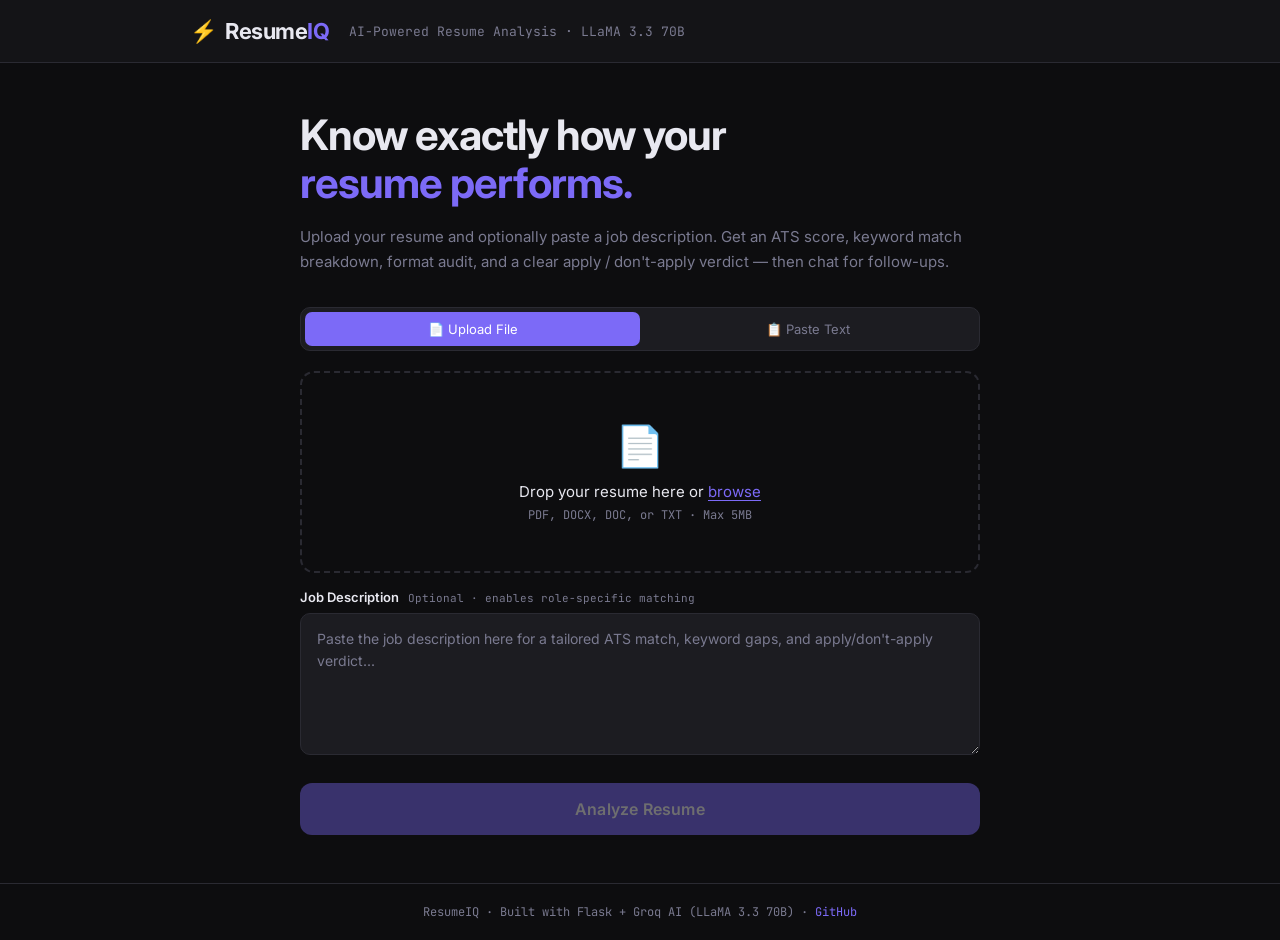
<file: templates/index.html>
<!DOCTYPE html>
<html lang="en">
<head>
  <meta charset="UTF-8" />
  <meta name="viewport" content="width=device-width, initial-scale=1.0"/>
  <title>ResumeIQ — AI Resume Analyzer</title>
  <link rel="preconnect" href="https://fonts.googleapis.com">
  <link href="https://fonts.googleapis.com/css2?family=Inter:wght@300;400;500;600;700&family=JetBrains+Mono:wght@400;500&display=swap" rel="stylesheet">
  <link rel="stylesheet" href="/static/css/style.css">
</head>
<body>

  <header>
    <div class="header-inner">
      <a href="/landing" class="logo">
        <span class="logo-icon">⚡</span>
        <span class="logo-text">Resume<span class="accent">IQ</span></span>
      </a>
      <p class="tagline">AI-Powered Resume Analysis &middot; LLaMA 3.3 70B</p>
    </div>
  </header>

  <main>
    <!-- ░░ UPLOAD SCREEN ░░ -->
    <section class="upload-section" id="uploadSection">
      <div class="upload-card">
        <h1 class="hero-title">Know exactly how your<br><span class="accent">resume performs.</span></h1>
        <p class="hero-sub">Upload your resume and optionally paste a job description. Get an ATS score, keyword match breakdown, format audit, and a clear apply / don't-apply verdict — then chat for follow-ups.</p>

        <div class="upload-tabs">
          <button class="tab-btn active" id="tabFile" type="button">📄 Upload File</button>
          <button class="tab-btn" id="tabPaste" type="button">📋 Paste Text</button>
        </div>

        <div class="tab-content active" id="fileTabContent">
          <div class="upload-zone" id="uploadZone">
            <div class="upload-icon">📄</div>
            <p class="upload-label">Drop your resume here or <label for="resumeFile" class="browse-link">browse</label></p>
            <p class="upload-hint">PDF, DOCX, DOC, or TXT &middot; Max 5MB</p>
            <input type="file" id="resumeFile" accept=".pdf,.docx,.doc,.txt,application/pdf,application/msword,application/vnd.openxmlformats-officedocument.wordprocessingml.document,text/plain" hidden>
          </div>
          <div class="file-selected" id="fileSelected" style="display:none">
            <span class="file-icon">✅</span>
            <span id="fileName">file.pdf</span>
            <button class="remove-file" id="removeFile">✕</button>
          </div>
        </div>

        <div class="tab-content" id="pasteTabContent">
          <textarea class="paste-area" id="pasteArea" placeholder="Paste your resume text here — include contact info, summary, experience, education, skills, and projects..." rows="8"></textarea>
        </div>

        <div class="jd-section">
          <label class="jd-label" for="jobDescription">
            Job Description <span class="optional-tag">Optional &middot; enables role-specific matching</span>
          </label>
          <textarea id="jobDescription" placeholder="Paste the job description here for a tailored ATS match, keyword gaps, and apply/don't-apply verdict..." rows="5"></textarea>
        </div>

        <button class="analyze-btn" id="analyzeBtn" disabled>
          <span id="btnText">Analyze Resume</span>
          <span id="btnLoader" style="display:none">Analyzing<span class="dots">...</span></span>
        </button>
      </div>
    </section>

    <!-- ░░ REPORT SCREEN ░░ -->
    <section class="results-section" id="resultsSection" style="display:none">
      <div class="results-header">
        <button class="back-btn" id="backBtn">← Analyze Another</button>
        <h2>Analysis Report</h2>
      </div>

      <!-- Top metric row -->
      <div class="metric-row" id="metricRow"></div>

      <!-- Verdict -->
      <div class="verdict-card" id="verdictCard">
        <div class="verdict-icon" id="verdictIcon">🙂</div>
        <div class="verdict-body">
          <div class="verdict-title" id="verdictTitle"></div>
          <div class="verdict-text" id="verdictText"></div>
        </div>
      </div>

      <!-- Keyword match -->
      <div class="result-block">
        <h3 class="block-title">🎯 Keyword Match by Category</h3>
        <div id="categoryBars"></div>

        <div class="kw-group">
          <div class="kw-label">Found in your resume</div>
          <div class="keyword-tags" id="kwFound"></div>
        </div>
        <div class="kw-group" id="kwWeakGroup">
          <div class="kw-label">Present but weak</div>
          <div class="keyword-tags" id="kwWeak"></div>
        </div>
        <div class="kw-group" id="kwMissingGroup">
          <div class="kw-label">Missing keywords</div>
          <div class="keyword-tags" id="kwMissing"></div>
        </div>
      </div>

      <!-- Section scores -->
      <div class="result-block">
        <h3 class="block-title">📊 Section Scores</h3>
        <div class="bar-grid" id="sectionBars"></div>
      </div>

      <!-- Sections detected -->
      <div class="result-block">
        <h3 class="block-title">🔍 Sections Detected</h3>
        <div class="tags-row" id="sectionsDetected"></div>
      </div>

      <!-- ATS format audit -->
      <div class="result-block">
        <h3 class="block-title">🤖 ATS Format Audit</h3>
        <ul class="check-list" id="atsChecklist"></ul>
      </div>

      <!-- Strengths / Improvements -->
      <div class="two-col">
        <div class="result-block">
          <h3 class="block-title">✅ Strengths</h3>
          <ul class="result-list green" id="strengthsList"></ul>
        </div>
        <div class="result-block">
          <h3 class="block-title">⚠️ Improvements Needed</h3>
          <ul class="result-list orange" id="improvementsList"></ul>
        </div>
      </div>

      <!-- Tips -->
      <div class="result-block" id="tipsBlock">
        <h3 class="block-title">💡 How to Strengthen This</h3>
        <div id="tipsList"></div>
      </div>

      <!-- Bullet rewrites -->
      <div class="result-block" id="bulletsBlock">
        <h3 class="block-title">✏️ Bullet Point Rewrites</h3>
        <div id="bulletRewrites"></div>
      </div>

      <!-- Grammar -->
      <div class="result-block" id="grammarBlock">
        <h3 class="block-title">📝 Grammar &amp; Language</h3>
        <ul class="result-list red" id="grammarList"></ul>
      </div>

      <!-- Interview questions -->
      <div class="result-block">
        <h3 class="block-title">🎤 Likely Interview Questions</h3>
        <ol class="interview-list" id="interviewList"></ol>
      </div>

      <!-- Deep Agent Pipeline: Resume Optimizer + Market Intel + Skill Roadmap -->
      <div class="result-block agent-block">
        <h3 class="block-title">🚀 Deep Agent Pipeline <span class="optional-tag">Optimizer · Market Intel · Skill Roadmap</span></h3>
        <p class="agent-block-desc">Run three specialist agents on this resume: rewrite it against the job description (checked by a fact-checking critic for fabrication), match you to an in-demand role, and build a prioritized learning roadmap for any skill gaps.</p>
        <button class="agent-run-btn" id="runAgentsBtn">
          <span id="agentsBtnText">Run Agent Pipeline</span>
          <span id="agentsBtnLoader" style="display:none">Running agents<span class="dots">...</span></span>
        </button>
        <div id="agentsResults" style="display:none"></div>
      </div>

      <!-- Live Mock Interview: Interviewer + Evaluator agents -->
      <div class="result-block agent-block">
        <h3 class="block-title">🎙️ Live Mock Interview <span class="optional-tag">Interviewer + Evaluator agents</span></h3>
        <p class="agent-block-desc">Answer questions one at a time. A separate evaluator agent scores each answer on structure, specificity, relevance, and clarity — then gives you a final coaching summary.</p>

        <div id="interviewIntro">
          <button class="agent-run-btn" id="startInterviewBtn">
            <span id="startInterviewBtnText">Start Mock Interview</span>
            <span id="startInterviewBtnLoader" style="display:none">Starting<span class="dots">...</span></span>
          </button>
        </div>

        <div id="interviewSession" style="display:none">
          <div id="interviewEvaluation"></div>
          <div class="interview-question-card" id="interviewQuestionCard"></div>
          <textarea class="interview-answer-area" id="interviewAnswerArea" placeholder="Type your answer here..." rows="5"></textarea>
          <div class="interview-actions">
            <button class="agent-run-btn secondary" id="submitAnswerBtn">
              <span id="submitAnswerBtnText">Submit Answer</span>
              <span id="submitAnswerBtnLoader" style="display:none">Evaluating<span class="dots">...</span></span>
            </button>
            <button class="agent-run-btn ghost" id="finishInterviewBtn">Finish &amp; Get Summary</button>
          </div>
        </div>

        <div id="interviewSummary" style="display:none"></div>
      </div>

      <!-- Export + Chat CTA -->
      <div class="action-row">
        <button class="download-pdf-btn" id="downloadPdfBtn">⬇ Download PDF Report</button>
      </div>

      <div class="chat-cta">
        <div class="chat-cta-text">
          <strong>Want help acting on this?</strong>
          <span>Chat with ResumeIQ to rewrite sections, get more interview questions, or tailor this further.</span>
        </div>
        <button class="chat-cta-btn" id="chatCtaBtn">💬 Chat about this report →</button>
      </div>
    </section>
  </main>

  <footer>
    <p>ResumeIQ &middot; Built with Flask + Groq AI (LLaMA 3.3 70B) &middot; <a href="https://github.com" target="_blank">GitHub</a></p>
  </footer>

  <script src="/static/js/main.js"></script>
</body>
</html>
</file>
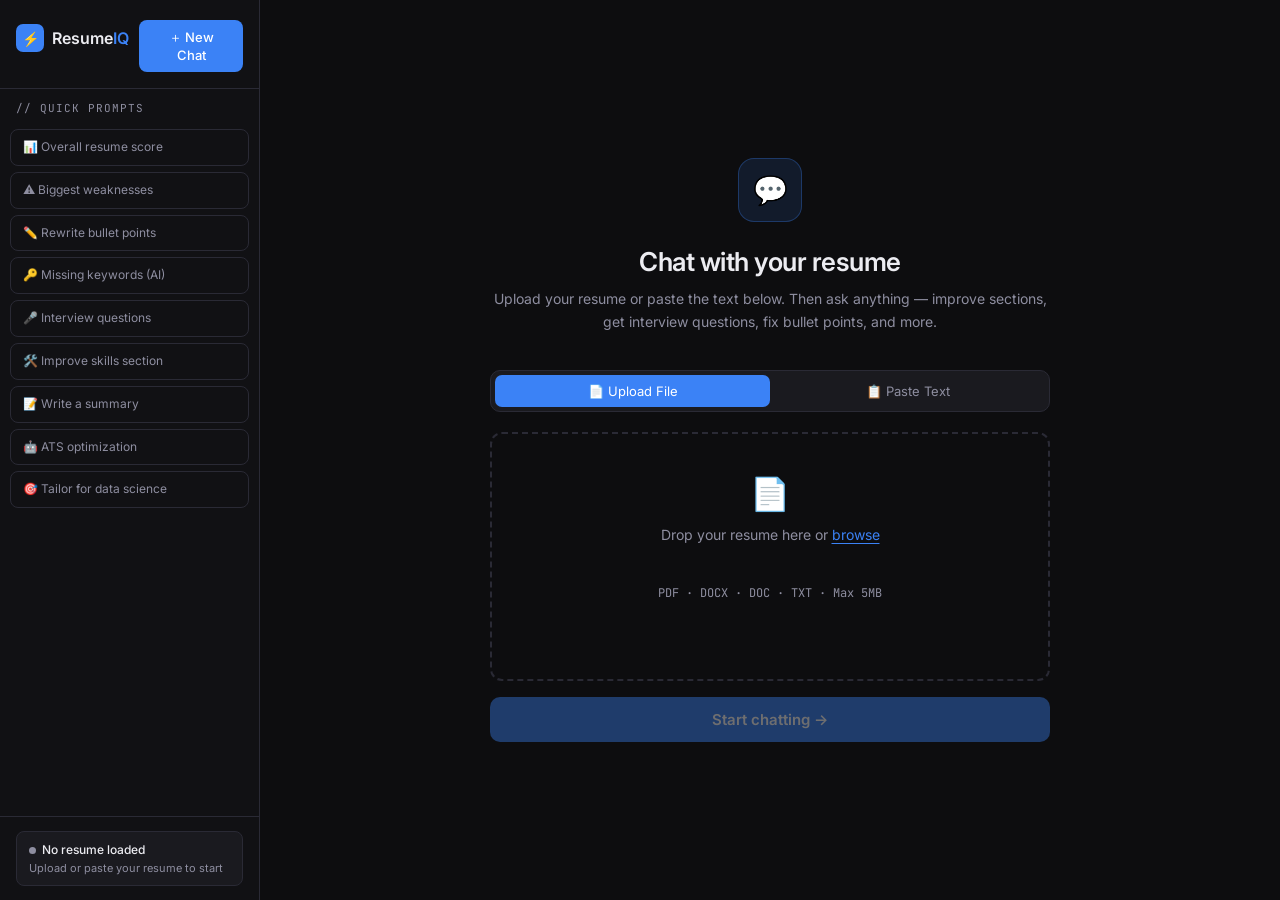
<file: templates/chat.html>
<!DOCTYPE html>
<html lang="en">
<head>
  <meta charset="UTF-8"/>
  <meta name="viewport" content="width=device-width, initial-scale=1.0"/>
  <title>ResumeIQ Chat</title>
  <link rel="preconnect" href="https://fonts.googleapis.com">
  <link href="https://fonts.googleapis.com/css2?family=Inter:wght@300;400;500;600&family=JetBrains+Mono:wght@400;500&display=swap" rel="stylesheet">
  <style>
    *, *::before, *::after { box-sizing: border-box; margin: 0; padding: 0; }

    :root {
      --bg: #0d0d0f;
      --sidebar: #111114;
      --surface: #1a1a1f;
      --border: #2a2a35;
      --text: #ececf1;
      --muted: #8e8ea0;
      --accent: #3b82f6;
      --accent-dim: #1d4ed8;
      --accent-glow: rgba(59,130,246,0.12);
      --user-bg: #1e3a5f;
      --bot-bg: #1a1a1f;
      --green: #10b981;
      --font: 'Inter', sans-serif;
      --mono: 'JetBrains Mono', monospace;
    }

    html, body { height: 100%; overflow: hidden; }

    body {
      background: var(--bg);
      color: var(--text);
      font-family: var(--font);
      display: flex;
    }

    /* ── SIDEBAR ── */
    .sidebar {
      width: 260px;
      flex-shrink: 0;
      background: var(--sidebar);
      border-right: 1px solid var(--border);
      display: flex;
      flex-direction: column;
      height: 100vh;
      transition: transform 0.25s ease;
      z-index: 100;
    }

    .sidebar-header {
      padding: 20px 16px 16px;
      border-bottom: 1px solid var(--border);
      display: flex;
      align-items: center;
      gap: 10px;
    }

    .sidebar-header-top {
      display: flex;
      align-items: center;
      justify-content: space-between;
      width: 100%;
      margin-bottom: 16px;
    }

    .logo {
      display: flex;
      align-items: center;
      gap: 8px;
      text-decoration: none;
    }

    .logo-icon {
      width: 28px; height: 28px;
      background: var(--accent);
      border-radius: 7px;
      display: flex; align-items: center; justify-content: center;
      font-size: 14px;
    }

    .logo-text { font-size: 16px; font-weight: 600; color: var(--text); }
    .logo-text span { color: var(--accent); }

    .sidebar-close-btn {
      display: none;
      background: none;
      border: none;
      color: var(--muted);
      font-size: 20px;
      cursor: pointer;
      padding: 4px 8px;
      line-height: 1;
    }

    .new-chat-btn {
      width: 100%;
      background: var(--accent);
      color: #fff;
      border: none;
      padding: 9px 14px;
      border-radius: 8px;
      font-size: 13px;
      font-weight: 500;
      font-family: var(--font);
      cursor: pointer;
      display: flex;
      align-items: center;
      gap: 8px;
      transition: background 0.2s;
    }

    .new-chat-btn:hover { background: var(--accent-dim); }

    .sidebar-section {
      padding: 12px 16px 6px;
      font-size: 11px;
      font-family: var(--mono);
      color: var(--muted);
      text-transform: uppercase;
      letter-spacing: 1px;
    }

    .sidebar-tips {
      flex: 1;
      overflow-y: auto;
      padding: 8px 10px;
    }

    .tip-btn {
      width: 100%;
      background: none;
      border: 1px solid var(--border);
      color: var(--muted);
      padding: 9px 12px;
      border-radius: 8px;
      font-size: 12px;
      font-family: var(--font);
      cursor: pointer;
      text-align: left;
      margin-bottom: 6px;
      transition: all 0.2s;
      line-height: 1.4;
    }

    .tip-btn:hover { background: var(--surface); color: var(--text); border-color: var(--accent); }

    .sidebar-footer {
      padding: 14px 16px;
      border-top: 1px solid var(--border);
    }

    .resume-status {
      background: var(--surface);
      border: 1px solid var(--border);
      border-radius: 8px;
      padding: 10px 12px;
      font-size: 12px;
    }

    .status-dot {
      width: 7px; height: 7px;
      border-radius: 50%;
      display: inline-block;
      margin-right: 6px;
    }

    .status-dot.loaded { background: var(--green); }
    .status-dot.empty { background: var(--muted); }

    .status-label { font-weight: 500; }
    .status-preview { color: var(--muted); font-size: 11px; margin-top: 4px; white-space: nowrap; overflow: hidden; text-overflow: ellipsis; }

    /* ── SIDEBAR OVERLAY (mobile only) ── */
    .sidebar-overlay {
      display: none;
      position: fixed;
      inset: 0;
      background: rgba(0,0,0,0.5);
      z-index: 90;
    }

    /* ── MOBILE TOP BAR (mobile only) ── */
    .mobile-topbar {
      display: none;
      align-items: center;
      gap: 12px;
      padding: 12px 16px;
      border-bottom: 1px solid var(--border);
      flex-shrink: 0;
    }

    .hamburger-btn {
      background: none;
      border: 1px solid var(--border);
      color: var(--text);
      width: 36px; height: 36px;
      border-radius: 8px;
      cursor: pointer;
      display: flex;
      align-items: center;
      justify-content: center;
      font-size: 18px;
      flex-shrink: 0;
    }

    .mobile-topbar .logo-text { font-size: 15px; }

    /* ── MAIN ── */
    .main {
      flex: 1;
      display: flex;
      flex-direction: column;
      height: 100vh;
      overflow: hidden;
      min-width: 0;
    }

    /* ── UPLOAD SCREEN ── */
    #uploadScreen {
      flex: 1;
      display: flex;
      flex-direction: column;
      align-items: center;
      justify-content: center;
      padding: 40px 24px;
      overflow-y: auto;
    }

    .upload-hero { text-align: center; max-width: 560px; width: 100%; }

    .upload-icon-big {
      width: 64px; height: 64px;
      background: var(--accent-glow);
      border: 1px solid rgba(59,130,246,0.3);
      border-radius: 16px;
      display: flex; align-items: center; justify-content: center;
      font-size: 28px;
      margin: 0 auto 24px;
    }

    .upload-hero h1 { font-size: 26px; font-weight: 600; letter-spacing: -0.5px; margin-bottom: 10px; }
    .upload-hero p { font-size: 14px; color: var(--muted); margin-bottom: 36px; line-height: 1.7; }

    .upload-tabs {
      display: flex;
      background: var(--surface);
      border: 1px solid var(--border);
      border-radius: 10px;
      padding: 4px;
      margin-bottom: 20px;
      width: 100%;
    }

    .tab-btn {
      flex: 1;
      background: none;
      border: none;
      color: var(--muted);
      padding: 8px;
      border-radius: 7px;
      font-size: 13px;
      font-family: var(--font);
      cursor: pointer;
      transition: all 0.2s;
    }

    .tab-btn.active { background: var(--accent); color: #fff; }

    .tab-content { display: none; width: 100%; }
    .tab-content.active { display: block; }

    .upload-zone {
      border: 2px dashed var(--border);
      border-radius: 12px;
      padding: 40px 24px;
      text-align: center;
      cursor: pointer;
      transition: all 0.2s;
      margin-bottom: 16px;
    }

    .upload-zone:hover, .upload-zone.drag-over {
      border-color: var(--accent);
      background: var(--accent-glow);
    }

    .upload-zone p { font-size: 14px; color: var(--muted); margin-top: 10px; }
    .upload-zone .browse { color: var(--accent); cursor: pointer; text-decoration: underline; text-underline-offset: 3px; }
    .upload-zone .hint { font-size: 12px; font-family: var(--mono); margin-top: 6px; }

    textarea.paste-area {
      width: 100%;
      height: 200px;
      background: var(--surface);
      border: 1px solid var(--border);
      border-radius: 10px;
      padding: 14px 16px;
      color: var(--text);
      font-family: var(--font);
      font-size: 13px;
      resize: none;
      line-height: 1.6;
      margin-bottom: 16px;
    }

    textarea.paste-area:focus { outline: none; border-color: var(--accent); }
    textarea.paste-area::placeholder { color: var(--muted); }

    .file-selected-bar {
      display: none;
      background: var(--surface);
      border: 1px solid var(--border);
      border-radius: 8px;
      padding: 10px 14px;
      font-size: 13px;
      align-items: center;
      gap: 10px;
      margin-bottom: 16px;
    }

    .remove-btn {
      margin-left: auto;
      background: none;
      border: none;
      color: var(--muted);
      cursor: pointer;
      font-size: 16px;
    }

    .start-btn {
      width: 100%;
      background: var(--accent);
      color: #fff;
      border: none;
      padding: 13px;
      border-radius: 10px;
      font-size: 15px;
      font-weight: 600;
      font-family: var(--font);
      cursor: pointer;
      transition: background 0.2s;
    }

    .start-btn:hover { background: var(--accent-dim); }
    .start-btn:disabled { opacity: 0.4; cursor: not-allowed; }

    /* ── CHAT SCREEN ── */
    #chatScreen {
      display: none;
      flex-direction: column;
      flex: 1;
      overflow: hidden;
      min-width: 0;
    }

    .chat-header {
      padding: 14px 24px;
      border-bottom: 1px solid var(--border);
      display: flex;
      align-items: center;
      gap: 12px;
      flex-shrink: 0;
    }

    .chat-header-info h2 { font-size: 15px; font-weight: 600; }
    .chat-header-info p { font-size: 12px; color: var(--muted); font-family: var(--mono); }

    .header-badge {
      margin-left: auto;
      background: rgba(16,185,129,0.1);
      border: 1px solid rgba(16,185,129,0.3);
      color: var(--green);
      font-size: 11px;
      font-family: var(--mono);
      padding: 4px 10px;
      border-radius: 20px;
      white-space: nowrap;
    }

    /* ── MESSAGES ── */
    .messages {
      flex: 1;
      overflow-y: auto;
      padding: 24px;
      display: flex;
      flex-direction: column;
      gap: 8px;
    }

    .messages::-webkit-scrollbar { width: 4px; }
    .messages::-webkit-scrollbar-track { background: transparent; }
    .messages::-webkit-scrollbar-thumb { background: var(--border); border-radius: 4px; }

    .message {
      display: flex;
      gap: 12px;
      max-width: 780px;
      animation: fadeIn 0.25s ease;
    }

    @keyframes fadeIn { from { opacity: 0; transform: translateY(8px); } to { opacity: 1; transform: translateY(0); } }

    .message.user { align-self: flex-end; flex-direction: row-reverse; }
    .message.bot { align-self: flex-start; }

    .msg-avatar {
      width: 32px; height: 32px;
      border-radius: 8px;
      display: flex; align-items: center; justify-content: center;
      font-size: 14px;
      flex-shrink: 0;
    }

    .message.user .msg-avatar { background: var(--accent); }
    .message.bot .msg-avatar { background: var(--surface); border: 1px solid var(--border); }

    .msg-bubble {
      padding: 12px 16px;
      border-radius: 12px;
      font-size: 14px;
      line-height: 1.7;
      max-width: calc(100% - 44px);
      overflow-wrap: break-word;
      word-break: break-word;
    }

    .message.user .msg-bubble {
      background: var(--user-bg);
      border: 1px solid rgba(59,130,246,0.3);
      border-bottom-right-radius: 4px;
    }

    .message.bot .msg-bubble {
      background: var(--bot-bg);
      border: 1px solid var(--border);
      border-bottom-left-radius: 4px;
    }

    .msg-bubble strong { color: var(--text); font-weight: 600; }
    .msg-bubble ul, .msg-bubble ol { padding-left: 18px; margin: 8px 0; }
    .msg-bubble li { margin-bottom: 4px; }
    .msg-bubble p { margin-bottom: 8px; }
    .msg-bubble p:last-child { margin-bottom: 0; }

    .typing-indicator {
      display: flex;
      gap: 4px;
      align-items: center;
      padding: 14px 16px;
    }

    .typing-dot {
      width: 7px; height: 7px;
      background: var(--muted);
      border-radius: 50%;
      animation: typing 1.2s infinite;
    }

    .typing-dot:nth-child(2) { animation-delay: 0.2s; }
    .typing-dot:nth-child(3) { animation-delay: 0.4s; }

    @keyframes typing {
      0%, 60%, 100% { transform: translateY(0); opacity: 0.4; }
      30% { transform: translateY(-6px); opacity: 1; }
    }

    /* ── INPUT ── */
    .input-area {
      padding: 16px 24px 20px;
      border-top: 1px solid var(--border);
      flex-shrink: 0;
    }

    .input-box {
      display: flex;
      align-items: flex-end;
      gap: 10px;
      background: var(--surface);
      border: 1px solid var(--border);
      border-radius: 12px;
      padding: 10px 14px;
      transition: border-color 0.2s;
    }

    .input-box:focus-within { border-color: var(--accent); }

    #messageInput {
      flex: 1;
      background: none;
      border: none;
      color: var(--text);
      font-family: var(--font);
      font-size: 14px;
      resize: none;
      max-height: 120px;
      line-height: 1.5;
      outline: none;
    }

    #messageInput::placeholder { color: var(--muted); }

    .send-btn {
      background: var(--accent);
      border: none;
      color: #fff;
      width: 34px; height: 34px;
      border-radius: 8px;
      cursor: pointer;
      display: flex; align-items: center; justify-content: center;
      font-size: 16px;
      flex-shrink: 0;
      transition: background 0.2s;
    }

    .send-btn:hover { background: var(--accent-dim); }
    .send-btn:disabled { opacity: 0.4; cursor: not-allowed; }

    .input-hint { font-size: 11px; color: var(--muted); text-align: center; margin-top: 8px; font-family: var(--mono); }

    /* ── WELCOME MSG ── */
    .welcome-msg {
      background: var(--surface);
      border: 1px solid var(--border);
      border-radius: 12px;
      padding: 20px;
      margin-bottom: 16px;
    }

    .welcome-msg h3 { font-size: 15px; font-weight: 600; margin-bottom: 8px; }
    .welcome-msg p { font-size: 13px; color: var(--muted); line-height: 1.6; }

    .quick-actions {
      display: flex;
      flex-wrap: wrap;
      gap: 8px;
      margin-top: 14px;
    }

    .quick-btn {
      background: var(--bg);
      border: 1px solid var(--border);
      color: var(--muted2, #94a3b8);
      padding: 7px 14px;
      border-radius: 20px;
      font-size: 12px;
      font-family: var(--font);
      cursor: pointer;
      transition: all 0.2s;
    }

    .quick-btn:hover { border-color: var(--accent); color: var(--text); }

    /* ══════════════════════════════════════ */
    /* ── MOBILE BREAKPOINT ── */
    /* ══════════════════════════════════════ */
    @media (max-width: 768px) {
      .mobile-topbar { display: flex; }

      .sidebar {
        position: fixed;
        top: 0;
        left: 0;
        transform: translateX(-100%);
        box-shadow: 4px 0 24px rgba(0,0,0,0.4);
      }

      .sidebar.open { transform: translateX(0); }

      .sidebar-close-btn { display: block; }

      .sidebar-overlay.open { display: block; }

      .main { width: 100%; }

      .chat-header { display: none; }

      .messages { padding: 16px; }

      .message { max-width: 100%; }

      .msg-bubble {
        max-width: calc(100% - 40px);
        font-size: 13px;
        padding: 10px 14px;
      }

      .input-area { padding: 12px 14px 16px; }

      .upload-hero h1 { font-size: 21px; }
      .upload-hero p { font-size: 13px; margin-bottom: 24px; }
      #uploadScreen { padding: 24px 16px; }

      .quick-actions { gap: 6px; }
      .quick-btn { font-size: 11px; padding: 6px 11px; }
    }
  </style>
</head>
<body>

<!-- SIDEBAR OVERLAY (mobile) -->
<div class="sidebar-overlay" id="sidebarOverlay"></div>

<!-- SIDEBAR -->
<div class="sidebar" id="sidebar">
  <div class="sidebar-header">
    <div class="sidebar-header-top">
      <a href="/" class="logo">
        <div class="logo-icon">⚡</div>
        <span class="logo-text">Resume<span>IQ</span></span>
      </a>
      <button class="sidebar-close-btn" id="sidebarCloseBtn">✕</button>
    </div>
    <button class="new-chat-btn" id="newChatBtn">＋ New Chat</button>
  </div>

  <div class="sidebar-section">// Quick Prompts</div>
  <div class="sidebar-tips">
    <button class="tip-btn" onclick="sendQuick('Analyze my resume and give me an overall score')">📊 Overall resume score</button>
    <button class="tip-btn" onclick="sendQuick('What are the biggest weaknesses in my resume?')">⚠️ Biggest weaknesses</button>
    <button class="tip-btn" onclick="sendQuick('Rewrite my bullet points with stronger action verbs')">✏️ Rewrite bullet points</button>
    <button class="tip-btn" onclick="sendQuick('What keywords am I missing for an AI engineering role?')">🔑 Missing keywords (AI)</button>
    <button class="tip-btn" onclick="sendQuick('Generate 10 interview questions based on my resume')">🎤 Interview questions</button>
    <button class="tip-btn" onclick="sendQuick('How can I improve my skills section?')">🛠️ Improve skills section</button>
    <button class="tip-btn" onclick="sendQuick('Write a professional summary for my resume')">📝 Write a summary</button>
    <button class="tip-btn" onclick="sendQuick('Is my resume ATS-friendly? What should I fix?')">🤖 ATS optimization</button>
    <button class="tip-btn" onclick="sendQuick('Tailor my resume for a data science internship')">🎯 Tailor for data science</button>
  </div>

  <div class="sidebar-footer">
    <div class="resume-status" id="resumeStatus">
      <div><span class="status-dot empty" id="statusDot"></span><span class="status-label" id="statusLabel">No resume loaded</span></div>
      <div class="status-preview" id="statusPreview">Upload or paste your resume to start</div>
    </div>
  </div>
</div>

<!-- MAIN -->
<div class="main">

  <!-- MOBILE TOP BAR -->
  <div class="mobile-topbar">
    <button class="hamburger-btn" id="hamburgerBtn">☰</button>
    <span class="logo-text">Resume<span style="color:var(--accent)">IQ</span> Chat</span>
  </div>

  <!-- UPLOAD SCREEN -->
  <div id="uploadScreen">
    <div class="upload-hero">
      <div class="upload-icon-big">💬</div>
      <h1>Chat with your resume</h1>
      <p>Upload your resume or paste the text below. Then ask anything — improve sections, get interview questions, fix bullet points, and more.</p>

      <div class="upload-tabs">
        <button class="tab-btn active" id="tabFile" onclick="switchTab('file')">📄 Upload File</button>
        <button class="tab-btn" id="tabPaste" onclick="switchTab('paste')">📋 Paste Text</button>
      </div>

      <!-- FILE TAB -->
      <div class="tab-content active" id="fileTab">
        <div class="upload-zone" id="uploadZone">
          <div style="font-size:32px">📄</div>
          <p>Drop your resume here or <label for="resumeFile" class="browse">browse</label></p>
          <p class="hint">PDF · DOCX · DOC · TXT · Max 5MB</p>
          <input type="file" id="resumeFile" accept=".pdf,.docx,.doc,.txt,application/pdf,application/msword,application/vnd.openxmlformats-officedocument.wordprocessingml.document,text/plain" hidden>
        </div>
        <div class="file-selected-bar" id="fileSelectedBar">
          <span>✅</span>
          <span id="selectedFileName"></span>
          <button class="remove-btn" id="removeFileBtn">✕</button>
        </div>
      </div>

      <!-- PASTE TAB -->
      <div class="tab-content" id="pasteTab">
        <textarea class="paste-area" id="pasteArea" placeholder="Paste your resume text here...&#10;&#10;Include all sections: contact info, summary, experience, education, skills, projects..."></textarea>
      </div>

      <button class="start-btn" id="startBtn" disabled>Start chatting →</button>
    </div>
  </div>

  <!-- CHAT SCREEN -->
  <div id="chatScreen">
    <div class="chat-header">
      <div style="width:36px; height:36px; background:var(--accent-glow); border:1px solid rgba(59,130,246,0.3); border-radius:9px; display:flex; align-items:center; justify-content:center; font-size:18px;">⚡</div>
      <div class="chat-header-info">
        <h2>ResumeIQ Chat</h2>
        <p>LLaMA 3.3 70B · resume loaded</p>
      </div>
      <div class="header-badge">● resume active</div>
    </div>

    <div class="messages" id="messages">
      <div class="message bot">
        <div class="msg-avatar">⚡</div>
        <div class="msg-bubble">
          <div class="welcome-msg">
            <h3>👋 Hi! I've loaded your resume.</h3>
            <p>I'm your AI resume coach. Ask me anything about your resume — I can improve bullet points, suggest missing keywords, generate interview questions, or help you tailor it for a specific role.</p>
            <div class="quick-actions">
              <button class="quick-btn" onclick="sendQuick('Give me an overall score and summary of my resume')">📊 Overall score</button>
              <button class="quick-btn" onclick="sendQuick('What are my biggest weaknesses?')">⚠️ Weaknesses</button>
              <button class="quick-btn" onclick="sendQuick('Rewrite my bullet points')">✏️ Rewrite bullets</button>
              <button class="quick-btn" onclick="sendQuick('Generate interview questions')">🎤 Interview prep</button>
            </div>
          </div>
        </div>
      </div>
    </div>

    <div class="input-area">
      <div class="input-box">
        <textarea id="messageInput" placeholder="Ask anything about your resume..." rows="1"></textarea>
        <button class="send-btn" id="sendBtn">↑</button>
      </div>
      <div class="input-hint">Press Enter to send · Shift+Enter for new line</div>
    </div>
  </div>

</div>

<script>
  // ── STATE ──
  let selectedFile = null;
  let activeTab = 'file';
  let isLoading = false;

  // ── MOBILE SIDEBAR TOGGLE ──
  const sidebar = document.getElementById('sidebar');
  const sidebarOverlay = document.getElementById('sidebarOverlay');
  const hamburgerBtn = document.getElementById('hamburgerBtn');
  const sidebarCloseBtn = document.getElementById('sidebarCloseBtn');

  function openSidebar() {
    sidebar.classList.add('open');
    sidebarOverlay.classList.add('open');
  }

  function closeSidebar() {
    sidebar.classList.remove('open');
    sidebarOverlay.classList.remove('open');
  }

  hamburgerBtn.addEventListener('click', openSidebar);
  sidebarCloseBtn.addEventListener('click', closeSidebar);
  sidebarOverlay.addEventListener('click', closeSidebar);

  // ── TABS ──
  function switchTab(tab) {
    activeTab = tab;
    document.getElementById('tabFile').classList.toggle('active', tab === 'file');
    document.getElementById('tabPaste').classList.toggle('active', tab === 'paste');
    document.getElementById('fileTab').classList.toggle('active', tab === 'file');
    document.getElementById('pasteTab').classList.toggle('active', tab === 'paste');
    updateStartBtn();
  }

  // ── FILE UPLOAD ──
  const uploadZone = document.getElementById('uploadZone');
  const resumeFileInput = document.getElementById('resumeFile');

  uploadZone.addEventListener('click', (e) => {
    if (e.target.tagName === 'LABEL') return; // let the label handle it natively, avoid double-trigger on iOS
    resumeFileInput.click();
  });
  uploadZone.addEventListener('dragover', e => { e.preventDefault(); uploadZone.classList.add('drag-over'); });
  uploadZone.addEventListener('dragleave', () => uploadZone.classList.remove('drag-over'));
  uploadZone.addEventListener('drop', e => {
    e.preventDefault();
    uploadZone.classList.remove('drag-over');
    if (e.dataTransfer.files[0]) setFile(e.dataTransfer.files[0]);
  });

  resumeFileInput.addEventListener('change', () => {
    if (resumeFileInput.files[0]) setFile(resumeFileInput.files[0]);
  });

  function setFile(file) {
    selectedFile = file;
    document.getElementById('selectedFileName').textContent = file.name;
    document.getElementById('fileSelectedBar').style.display = 'flex';
    uploadZone.style.display = 'none';
    updateStartBtn();
  }

  document.getElementById('removeFileBtn').addEventListener('click', () => {
    selectedFile = null;
    resumeFileInput.value = '';
    document.getElementById('fileSelectedBar').style.display = 'none';
    uploadZone.style.display = 'block';
    updateStartBtn();
  });

  document.getElementById('pasteArea').addEventListener('input', updateStartBtn);

  function updateStartBtn() {
    const hasFile = activeTab === 'file' && selectedFile;
    const hasPaste = activeTab === 'paste' && document.getElementById('pasteArea').value.trim().length > 50;
    document.getElementById('startBtn').disabled = !(hasFile || hasPaste);
  }

  // ── START CHAT ──
  document.getElementById('startBtn').addEventListener('click', async () => {
    const btn = document.getElementById('startBtn');
    btn.textContent = 'Loading resume...';
    btn.disabled = true;

    const formData = new FormData();

    if (activeTab === 'file' && selectedFile) {
      formData.append('resume', selectedFile);
    } else {
      formData.append('resume_text', document.getElementById('pasteArea').value.trim());
    }

    try {
      const res = await fetch('/chat/upload', { method: 'POST', body: formData });
      const data = await res.json();

      if (data.error) {
        alert('Error: ' + data.error);
        btn.textContent = 'Start chatting →';
        btn.disabled = false;
        return;
      }

      // Update sidebar status
      document.getElementById('statusDot').className = 'status-dot loaded';
      document.getElementById('statusLabel').textContent = 'Resume loaded';
      document.getElementById('statusPreview').textContent = data.preview + '...';

      // Switch to chat
      document.getElementById('uploadScreen').style.display = 'none';
      document.getElementById('chatScreen').style.display = 'flex';
      document.getElementById('messageInput').focus();

    } catch (err) {
      alert('Failed to load resume. Try again.');
      btn.textContent = 'Start chatting →';
      btn.disabled = false;
    }
  });

  // ── SEND MESSAGE ──
  async function sendMessage() {
    const input = document.getElementById('messageInput');
    const msg = input.value.trim();
    if (!msg || isLoading) return;

    input.value = '';
    input.style.height = 'auto';
    addMessage('user', msg);
    showTyping();
    isLoading = true;
    document.getElementById('sendBtn').disabled = true;

    try {
      const res = await fetch('/chat/message', {
        method: 'POST',
        headers: { 'Content-Type': 'application/json' },
        body: JSON.stringify({ message: msg })
      });

      const data = await res.json();
      removeTyping();

      if (data.error) {
        addMessage('bot', '❌ ' + data.error);
      } else {
        addMessage('bot', data.response);
      }

    } catch (err) {
      removeTyping();
      addMessage('bot', '❌ Something went wrong. Please try again.');
    } finally {
      isLoading = false;
      document.getElementById('sendBtn').disabled = false;
      document.getElementById('messageInput').focus();
    }
  }

  function sendQuick(text) {
    const screen = document.getElementById('chatScreen');
    if (screen.style.display === 'none' || screen.style.display === '') return;
    closeSidebar();
    document.getElementById('messageInput').value = text;
    sendMessage();
  }

  function addMessage(role, text) {
    const messages = document.getElementById('messages');
    const div = document.createElement('div');
    div.className = `message ${role}`;

    const avatar = document.createElement('div');
    avatar.className = 'msg-avatar';
    avatar.textContent = role === 'user' ? '👤' : '⚡';

    const bubble = document.createElement('div');
    bubble.className = 'msg-bubble';
    bubble.innerHTML = formatMessage(text);

    div.appendChild(avatar);
    div.appendChild(bubble);
    messages.appendChild(div);
    messages.scrollTop = messages.scrollHeight;
  }

  function formatMessage(text) {
    return text
      .replace(/\*\*(.*?)\*\*/g, '<strong>$1</strong>')
      .replace(/^### (.*?)$/gm, '<strong>$1</strong>')
      .replace(/^## (.*?)$/gm, '<strong>$1</strong>')
      .replace(/^# (.*?)$/gm, '<strong>$1</strong>')
      .replace(/^[-•] (.*?)$/gm, '<li>$1</li>')
      .replace(/(<li>.*<\/li>)/gs, '<ul>$1</ul>')
      .replace(/\n\n/g, '</p><p>')
      .replace(/^(.+)$/gm, (m) => m.startsWith('<') ? m : `<p>${m}</p>`);
  }

  function showTyping() {
    const messages = document.getElementById('messages');
    const div = document.createElement('div');
    div.className = 'message bot';
    div.id = 'typingIndicator';
    div.innerHTML = `
      <div class="msg-avatar">⚡</div>
      <div class="msg-bubble">
        <div class="typing-indicator">
          <div class="typing-dot"></div>
          <div class="typing-dot"></div>
          <div class="typing-dot"></div>
        </div>
      </div>`;
    messages.appendChild(div);
    messages.scrollTop = messages.scrollHeight;
  }

  function removeTyping() {
    const el = document.getElementById('typingIndicator');
    if (el) el.remove();
  }

  // ── INPUT AUTO-RESIZE ──
  const messageInput = document.getElementById('messageInput');
  messageInput.addEventListener('input', () => {
    messageInput.style.height = 'auto';
    messageInput.style.height = Math.min(messageInput.scrollHeight, 120) + 'px';
  });

  messageInput.addEventListener('keydown', e => {
    if (e.key === 'Enter' && !e.shiftKey) {
      e.preventDefault();
      sendMessage();
    }
  });

  document.getElementById('sendBtn').addEventListener('click', sendMessage);

  // ── HANDOFF FROM REPORT ──
  // If the user clicked "Chat about this report" on the analysis page,
  // the resume + report are already stored server-side in the session.
  // Skip the upload screen and jump straight into chat.
  (async function checkReportHandoff() {
    const params = new URLSearchParams(window.location.search);
    if (params.get('from_report') !== '1') return;

    try {
      const res = await fetch('/chat/start', { method: 'POST' });
      const data = await res.json();
      if (data.error || !data.preview) return;

      document.getElementById('statusDot').className = 'status-dot loaded';
      document.getElementById('statusLabel').textContent = 'Resume loaded';
      document.getElementById('statusPreview').textContent = data.preview + '...';

      document.getElementById('uploadScreen').style.display = 'none';
      document.getElementById('chatScreen').style.display = 'flex';

      if (data.has_report) {
        const welcomeBubble = document.querySelector('#messages .welcome-msg p');
        if (welcomeBubble) {
          welcomeBubble.textContent = "I've loaded your resume along with the analysis report you just ran. Ask me to rewrite a section, dig into any score, or get more interview questions tailored to it.";
        }
      }

      document.getElementById('messageInput').focus();
    } catch (err) {
      // silently fall back to upload screen
    }
  })();

  // ── NEW CHAT ──
  document.getElementById('newChatBtn').addEventListener('click', async () => {
    await fetch('/chat/reset', { method: 'POST' });
    closeSidebar();
    document.getElementById('chatScreen').style.display = 'none';
    document.getElementById('uploadScreen').style.display = 'flex';
    document.getElementById('messages').innerHTML = '';
    document.getElementById('statusDot').className = 'status-dot empty';
    document.getElementById('statusLabel').textContent = 'No resume loaded';
    document.getElementById('statusPreview').textContent = 'Upload or paste your resume to start';
    selectedFile = null;
    resumeFileInput.value = '';
    document.getElementById('fileSelectedBar').style.display = 'none';
    uploadZone.style.display = 'block';
    document.getElementById('pasteArea').value = '';
    document.getElementById('startBtn').disabled = true;
    document.getElementById('startBtn').textContent = 'Start chatting →';
  });
</script>
</body>
</html>
</file>
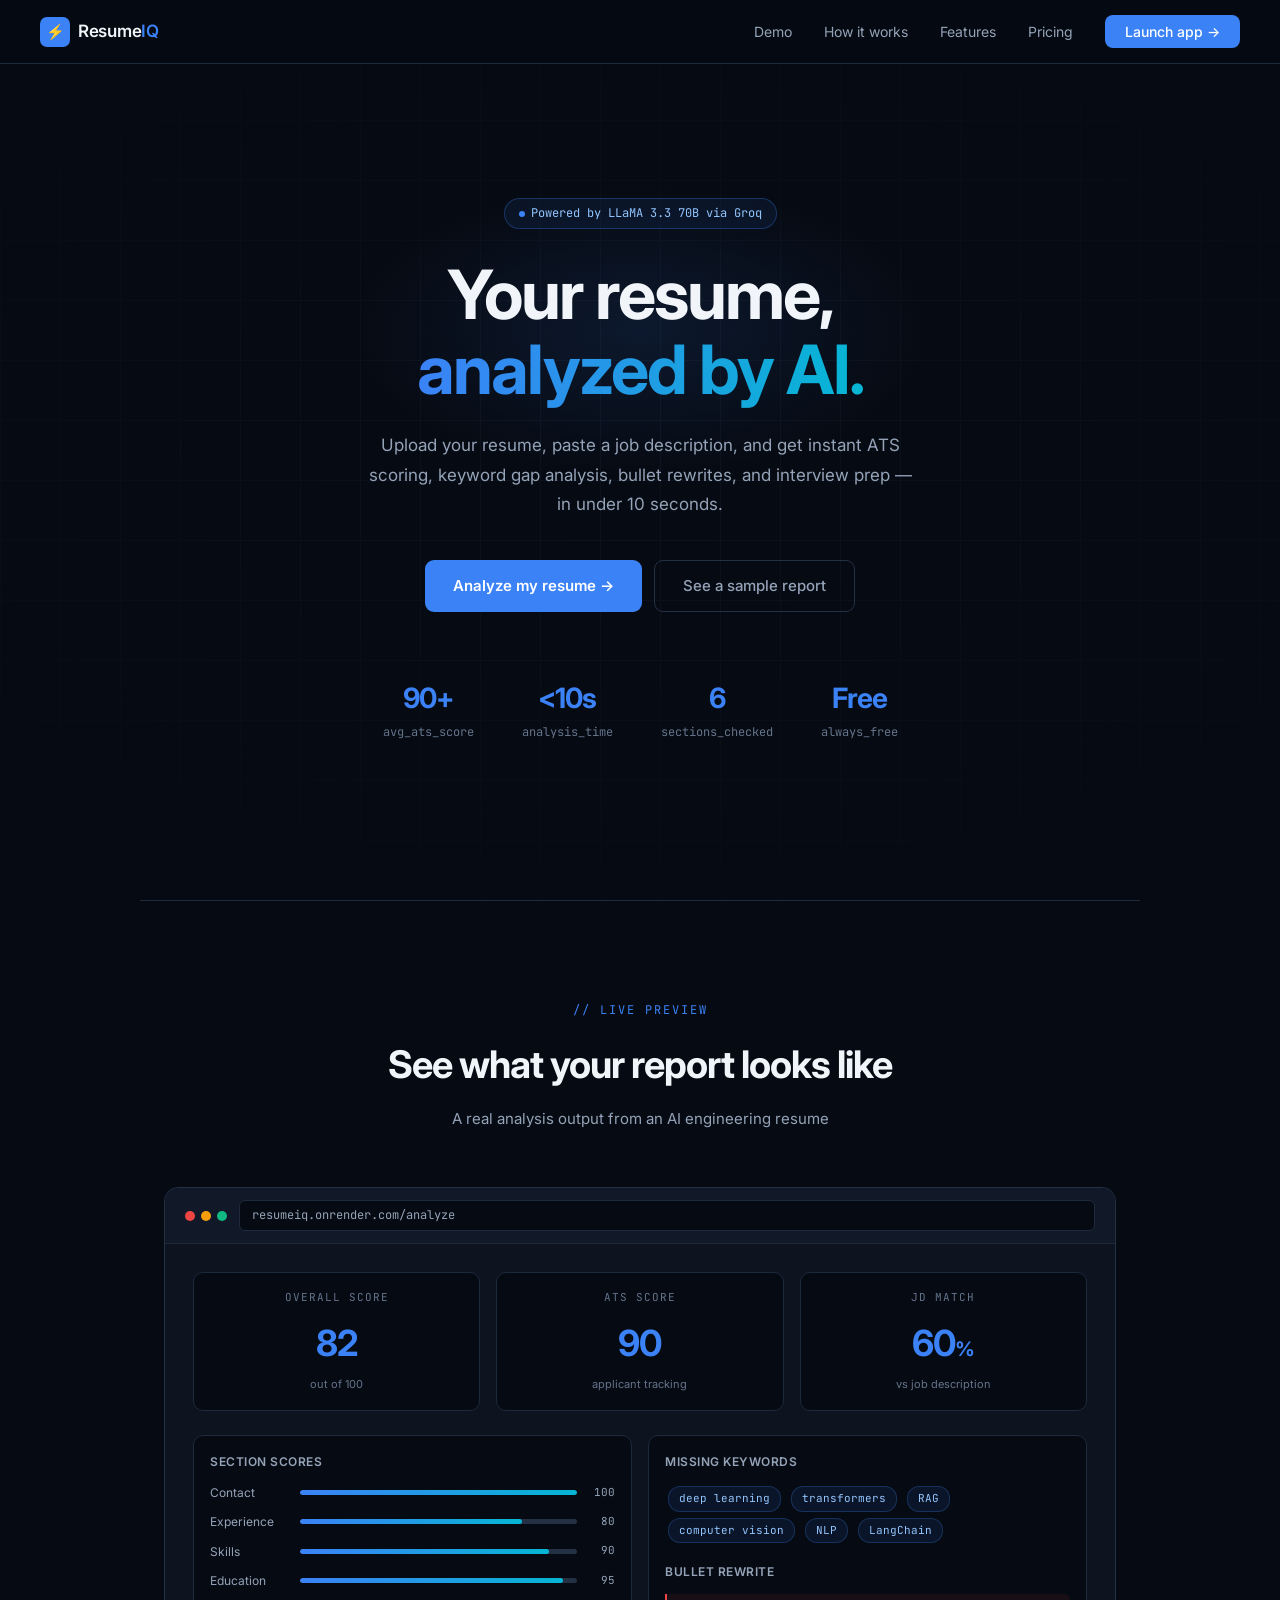
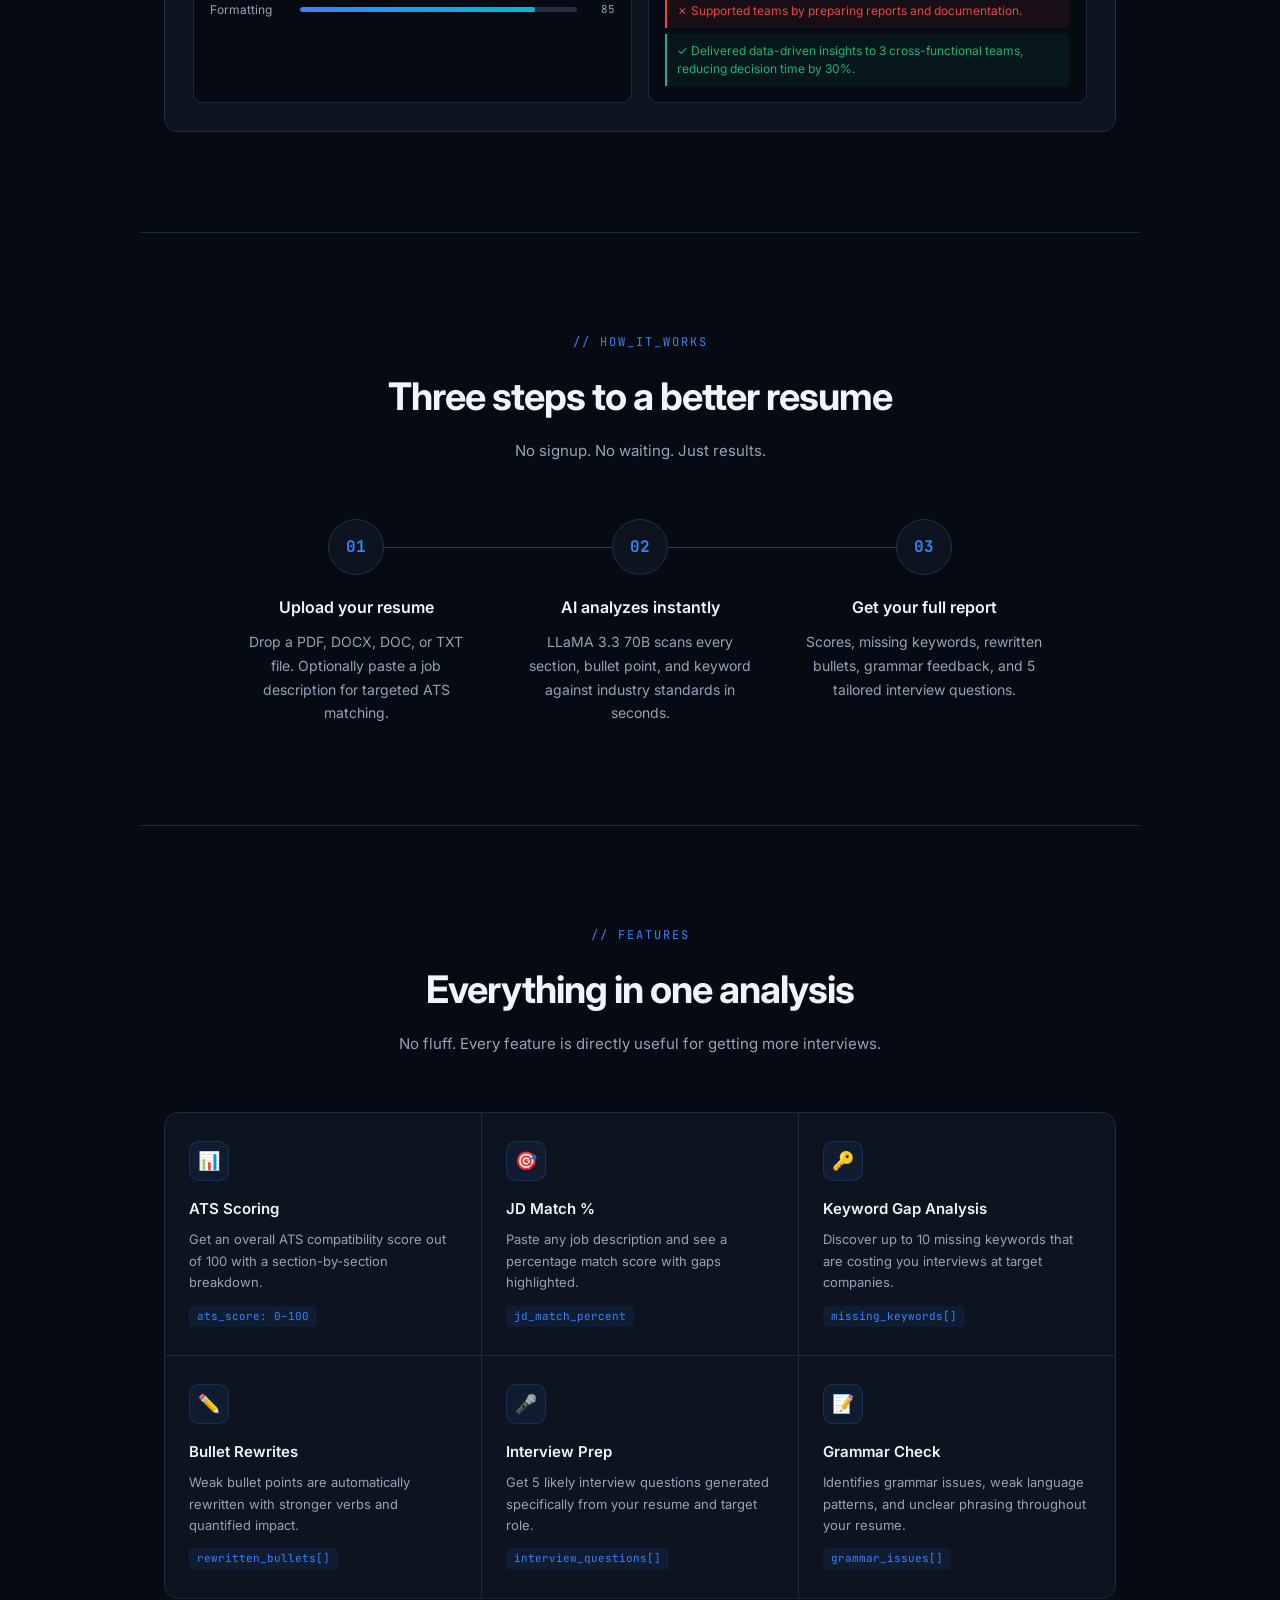
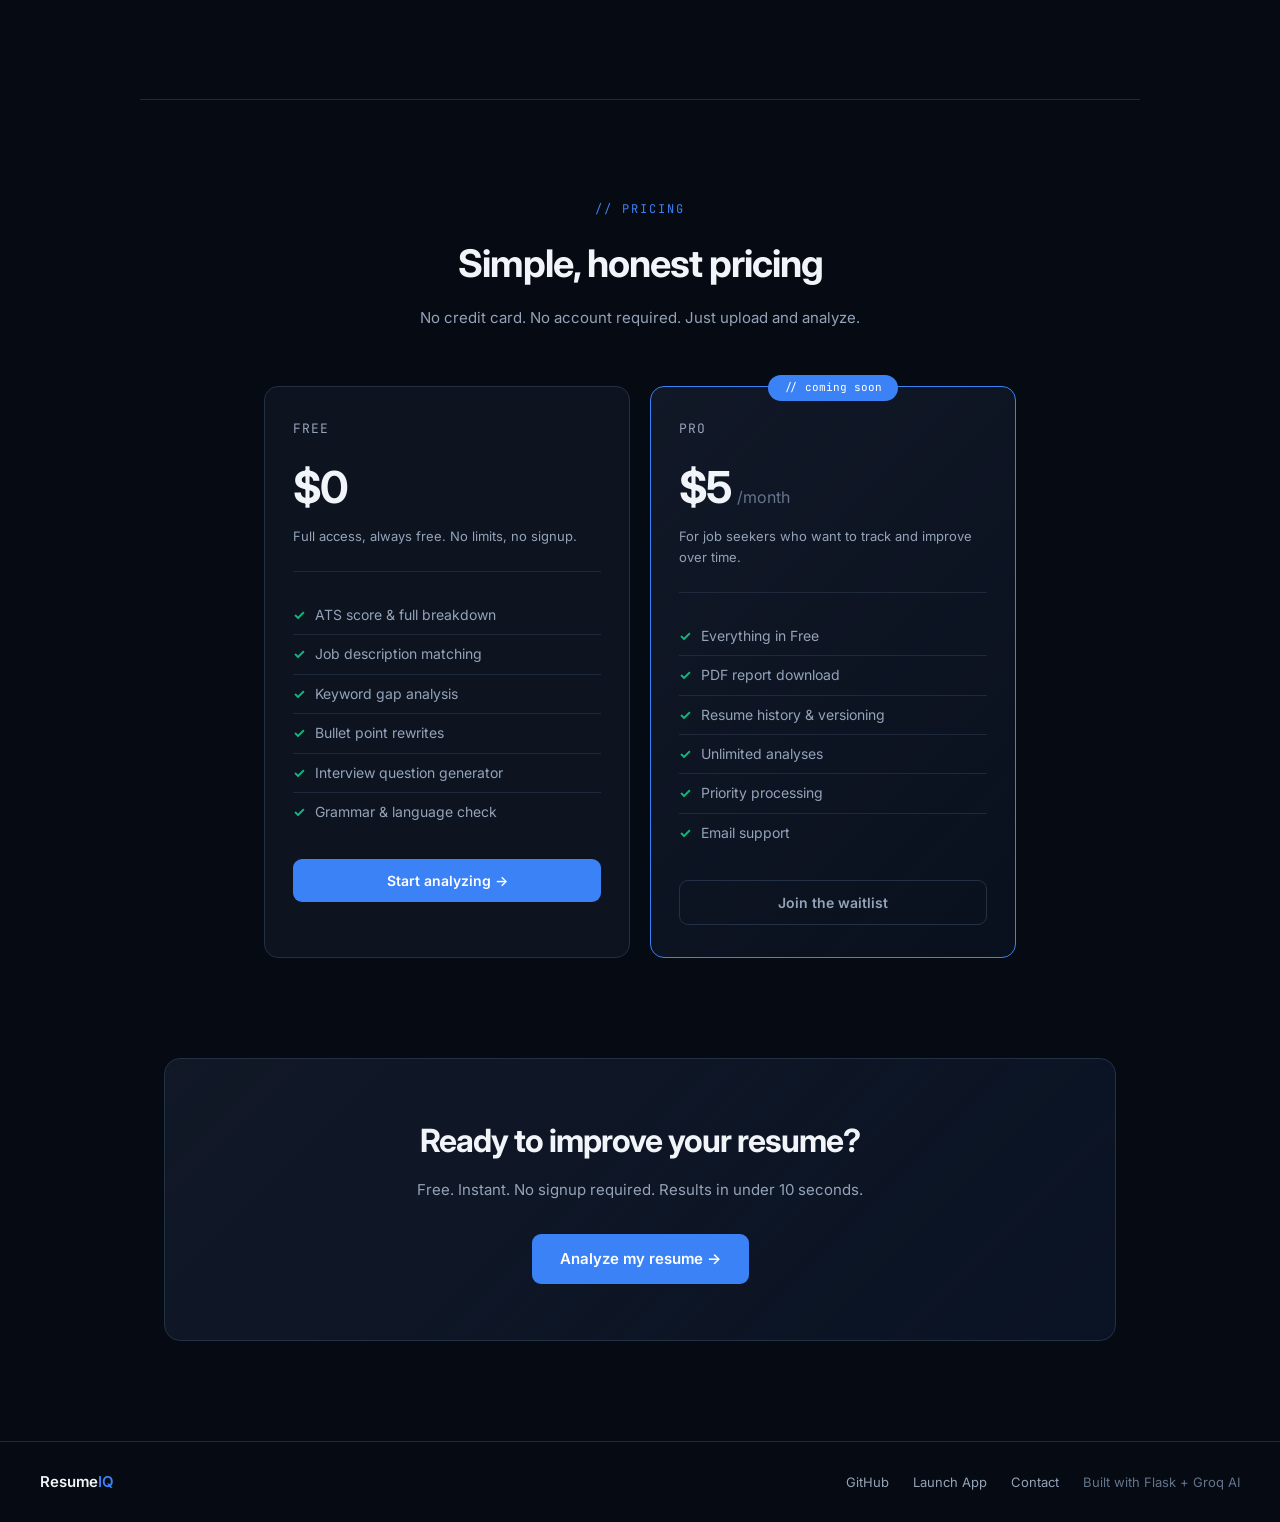
<file: templates/landing.html>
<!DOCTYPE html>
<html lang="en">
<head>
  <meta charset="UTF-8"/>
  <meta name="viewport" content="width=device-width, initial-scale=1.0"/>
  <title>ResumeIQ — AI Resume Analyzer</title>
  <link rel="preconnect" href="https://fonts.googleapis.com">
  <link href="https://fonts.googleapis.com/css2?family=Inter:wght@300;400;500;600;700&family=JetBrains+Mono:wght@400;500&display=swap" rel="stylesheet">
  <style>
    *, *::before, *::after { box-sizing: border-box; margin: 0; padding: 0; }

    :root {
      --bg: #060a12;
      --surface: #0d1420;
      --surface2: #111827;
      --border: #1e293b;
      --border2: #243044;
      --text: #f1f5f9;
      --muted: #64748b;
      --muted2: #94a3b8;
      --blue: #3b82f6;
      --blue-dim: #1d4ed8;
      --blue-glow: rgba(59,130,246,0.15);
      --blue-subtle: rgba(59,130,246,0.08);
      --cyan: #06b6d4;
      --green: #10b981;
      --font: 'Inter', sans-serif;
      --mono: 'JetBrains Mono', monospace;
    }

    html { scroll-behavior: smooth; }

    body {
      background: var(--bg);
      color: var(--text);
      font-family: var(--font);
      line-height: 1.6;
      overflow-x: hidden;
    }

    /* ── NAVBAR ── */
    nav {
      position: fixed;
      top: 0; left: 0; right: 0;
      z-index: 100;
      background: rgba(6,10,18,0.85);
      backdrop-filter: blur(12px);
      border-bottom: 1px solid var(--border);
      padding: 0 40px;
      height: 64px;
      display: flex;
      align-items: center;
      justify-content: space-between;
    }

    .nav-logo {
      display: flex;
      align-items: center;
      gap: 8px;
      text-decoration: none;
    }

    .nav-logo-icon {
      width: 30px; height: 30px;
      background: var(--blue);
      border-radius: 7px;
      display: flex; align-items: center; justify-content: center;
      font-size: 15px;
    }

    .nav-logo-text {
      font-size: 17px;
      font-weight: 600;
      color: var(--text);
      letter-spacing: -0.3px;
    }

    .nav-logo-text span { color: var(--blue); }

    .nav-links {
      display: flex;
      align-items: center;
      gap: 32px;
      list-style: none;
    }

    .nav-links a {
      font-size: 14px;
      color: var(--muted2);
      text-decoration: none;
      transition: color 0.2s;
    }

    .nav-links a:hover { color: var(--text); }

    .nav-cta {
      background: var(--blue);
      color: #fff !important;
      padding: 8px 20px;
      border-radius: 8px;
      font-weight: 500;
      font-size: 14px !important;
      transition: background 0.2s !important;
    }

    .nav-cta:hover { background: var(--blue-dim) !important; color: #fff !important; }

    /* ── HERO ── */
    #hero {
      min-height: 100vh;
      display: flex;
      flex-direction: column;
      align-items: center;
      justify-content: center;
      text-align: center;
      padding: 120px 24px 80px;
      position: relative;
      overflow: hidden;
    }

    .hero-grid {
      position: absolute;
      inset: 0;
      background-image:
        linear-gradient(var(--border) 1px, transparent 1px),
        linear-gradient(90deg, var(--border) 1px, transparent 1px);
      background-size: 60px 60px;
      opacity: 0.3;
      mask-image: radial-gradient(ellipse 80% 60% at 50% 50%, black, transparent);
    }

    .hero-glow {
      position: absolute;
      top: 20%;
      left: 50%;
      transform: translateX(-50%);
      width: 600px;
      height: 300px;
      background: radial-gradient(ellipse, rgba(59,130,246,0.12) 0%, transparent 70%);
      pointer-events: none;
    }

    .hero-badge {
      display: inline-flex;
      align-items: center;
      gap: 6px;
      background: var(--blue-subtle);
      border: 1px solid rgba(59,130,246,0.3);
      color: #93c5fd;
      font-size: 12px;
      font-family: var(--mono);
      padding: 5px 14px;
      border-radius: 20px;
      margin-bottom: 28px;
      position: relative;
    }

    .badge-dot {
      width: 6px; height: 6px;
      background: var(--blue);
      border-radius: 50%;
      animation: pulse 2s infinite;
    }

    @keyframes pulse {
      0%, 100% { opacity: 1; transform: scale(1); }
      50% { opacity: 0.5; transform: scale(0.8); }
    }

    .hero-title {
      font-size: clamp(36px, 6vw, 68px);
      font-weight: 700;
      line-height: 1.1;
      letter-spacing: -2px;
      margin-bottom: 24px;
      position: relative;
    }

    .hero-title .line2 {
      background: linear-gradient(90deg, var(--blue), var(--cyan));
      -webkit-background-clip: text;
      -webkit-text-fill-color: transparent;
      background-clip: text;
    }

    .hero-sub {
      font-size: 17px;
      color: var(--muted2);
      max-width: 560px;
      margin: 0 auto 40px;
      line-height: 1.75;
      position: relative;
    }

    .hero-actions {
      display: flex;
      gap: 12px;
      justify-content: center;
      flex-wrap: wrap;
      margin-bottom: 64px;
      position: relative;
    }

    .btn-primary {
      background: var(--blue);
      color: #fff;
      border: none;
      padding: 13px 28px;
      border-radius: 9px;
      font-size: 15px;
      font-weight: 600;
      font-family: var(--font);
      cursor: pointer;
      text-decoration: none;
      display: inline-flex;
      align-items: center;
      gap: 8px;
      transition: background 0.2s, transform 0.1s;
    }

    .btn-primary:hover { background: var(--blue-dim); }
    .btn-primary:active { transform: scale(0.98); }

    .btn-ghost {
      background: transparent;
      color: var(--muted2);
      border: 1px solid var(--border2);
      padding: 13px 28px;
      border-radius: 9px;
      font-size: 15px;
      font-weight: 500;
      font-family: var(--font);
      cursor: pointer;
      text-decoration: none;
      display: inline-flex;
      align-items: center;
      gap: 8px;
      transition: border-color 0.2s, color 0.2s;
    }

    .btn-ghost:hover { border-color: var(--blue); color: var(--text); }

    .hero-stats {
      display: flex;
      gap: 48px;
      justify-content: center;
      position: relative;
    }

    .stat { text-align: center; }
    .stat-num { font-size: 28px; font-weight: 700; color: var(--blue); letter-spacing: -1px; }
    .stat-label { font-size: 12px; color: var(--muted); font-family: var(--mono); margin-top: 2px; }

    /* ── DEMO PREVIEW ── */
    #demo {
      padding: 100px 24px;
      max-width: 1000px;
      margin: 0 auto;
    }

    .section-eyebrow {
      font-size: 12px;
      font-family: var(--mono);
      color: var(--blue);
      text-transform: uppercase;
      letter-spacing: 2px;
      text-align: center;
      margin-bottom: 14px;
    }

    .section-title {
      font-size: clamp(24px, 4vw, 38px);
      font-weight: 700;
      letter-spacing: -1px;
      text-align: center;
      margin-bottom: 12px;
    }

    .section-sub {
      font-size: 15px;
      color: var(--muted2);
      text-align: center;
      margin-bottom: 56px;
    }

    .demo-window {
      background: var(--surface);
      border: 1px solid var(--border2);
      border-radius: 14px;
      overflow: hidden;
    }

    .demo-titlebar {
      background: var(--surface2);
      border-bottom: 1px solid var(--border);
      padding: 12px 20px;
      display: flex;
      align-items: center;
      gap: 12px;
    }

    .demo-dots { display: flex; gap: 6px; }
    .demo-dot { width: 10px; height: 10px; border-radius: 50%; }
    .demo-dot:nth-child(1) { background: #ef4444; }
    .demo-dot:nth-child(2) { background: #f59e0b; }
    .demo-dot:nth-child(3) { background: #10b981; }

    .demo-url {
      flex: 1;
      background: var(--bg);
      border: 1px solid var(--border);
      border-radius: 6px;
      padding: 5px 12px;
      font-size: 12px;
      font-family: var(--mono);
      color: var(--muted2);
    }

    .demo-body { padding: 28px; }

    .demo-scores {
      display: grid;
      grid-template-columns: repeat(3, 1fr);
      gap: 16px;
      margin-bottom: 24px;
    }

    .demo-score-card {
      background: var(--bg);
      border: 1px solid var(--border);
      border-radius: 10px;
      padding: 16px;
      text-align: center;
    }

    .demo-score-label { font-size: 11px; font-family: var(--mono); color: var(--muted); text-transform: uppercase; letter-spacing: 1px; margin-bottom: 8px; }
    .demo-score-num { font-size: 36px; font-weight: 700; color: var(--blue); letter-spacing: -1px; }
    .demo-score-sub { font-size: 11px; color: var(--muted); margin-top: 4px; }

    .demo-grid { display: grid; grid-template-columns: 1fr 1fr; gap: 16px; }

    .demo-block {
      background: var(--bg);
      border: 1px solid var(--border);
      border-radius: 10px;
      padding: 16px;
    }

    .demo-block-title {
      font-size: 12px;
      font-weight: 600;
      color: var(--muted2);
      text-transform: uppercase;
      letter-spacing: 0.5px;
      margin-bottom: 12px;
    }

    .demo-bar-row { display: flex; align-items: center; gap: 10px; margin-bottom: 10px; }
    .demo-bar-label { font-size: 12px; color: var(--muted2); width: 80px; flex-shrink: 0; }
    .demo-bar-track { flex: 1; height: 5px; background: var(--border2); border-radius: 3px; overflow: hidden; }
    .demo-bar-fill { height: 100%; border-radius: 3px; background: linear-gradient(90deg, var(--blue), var(--cyan)); }
    .demo-bar-val { font-size: 11px; font-family: var(--mono); color: var(--muted2); width: 28px; text-align: right; }

    .demo-keyword { display: inline-block; background: rgba(59,130,246,0.1); border: 1px solid rgba(59,130,246,0.25); color: #93c5fd; padding: 3px 10px; border-radius: 12px; font-size: 11px; font-family: var(--mono); margin: 3px; }

    /* ── HOW IT WORKS ── */
    #how {
      padding: 100px 24px;
      max-width: 900px;
      margin: 0 auto;
    }

    .steps { display: grid; grid-template-columns: repeat(3, 1fr); gap: 0; position: relative; margin-top: 56px; }

    .steps::before {
      content: '';
      position: absolute;
      top: 28px;
      left: calc(16.66% + 28px);
      right: calc(16.66% + 28px);
      height: 1px;
      background: linear-gradient(90deg, var(--blue), var(--cyan), var(--blue));
      opacity: 0.4;
    }

    .step { text-align: center; padding: 0 24px; }

    .step-num {
      width: 56px; height: 56px;
      border-radius: 50%;
      border: 1px solid var(--border2);
      background: var(--surface);
      display: flex;
      align-items: center;
      justify-content: center;
      margin: 0 auto 20px;
      font-size: 16px;
      font-weight: 700;
      color: var(--blue);
      font-family: var(--mono);
      position: relative;
      z-index: 1;
    }

    .step-title { font-size: 16px; font-weight: 600; margin-bottom: 10px; }
    .step-desc { font-size: 14px; color: var(--muted2); line-height: 1.7; }

    /* ── FEATURES ── */
    #features {
      padding: 100px 24px;
      max-width: 1000px;
      margin: 0 auto;
    }

    .features-grid {
      display: grid;
      grid-template-columns: repeat(3, 1fr);
      gap: 1px;
      background: var(--border);
      border: 1px solid var(--border);
      border-radius: 14px;
      overflow: hidden;
      margin-top: 56px;
    }

    .feature-card {
      background: var(--surface);
      padding: 28px 24px;
      transition: background 0.2s;
    }

    .feature-card:hover { background: var(--surface2); }

    .feature-icon {
      width: 40px; height: 40px;
      background: var(--blue-subtle);
      border: 1px solid rgba(59,130,246,0.2);
      border-radius: 10px;
      display: flex; align-items: center; justify-content: center;
      font-size: 18px;
      margin-bottom: 16px;
    }

    .feature-title { font-size: 15px; font-weight: 600; margin-bottom: 8px; }
    .feature-desc { font-size: 13px; color: var(--muted2); line-height: 1.65; }

    .feature-tag {
      display: inline-block;
      margin-top: 12px;
      font-size: 11px;
      font-family: var(--mono);
      color: var(--blue);
      background: var(--blue-subtle);
      padding: 2px 8px;
      border-radius: 4px;
    }

    /* ── PRICING ── */
    #pricing {
      padding: 100px 24px;
      max-width: 800px;
      margin: 0 auto;
    }

    .pricing-grid {
      display: grid;
      grid-template-columns: 1fr 1fr;
      gap: 20px;
      margin-top: 56px;
    }

    .pricing-card {
      background: var(--surface);
      border: 1px solid var(--border2);
      border-radius: 14px;
      padding: 32px 28px;
    }

    .pricing-card.featured {
      border-color: var(--blue);
      background: linear-gradient(135deg, var(--surface2) 0%, rgba(59,130,246,0.05) 100%);
      position: relative;
    }

    .pricing-badge {
      position: absolute;
      top: -12px;
      left: 50%;
      transform: translateX(-50%);
      background: var(--blue);
      color: #fff;
      font-size: 11px;
      font-family: var(--mono);
      padding: 4px 16px;
      border-radius: 20px;
      white-space: nowrap;
    }

    .pricing-plan { font-size: 13px; font-family: var(--mono); color: var(--muted2); text-transform: uppercase; letter-spacing: 1px; margin-bottom: 12px; }
    .pricing-price { font-size: 44px; font-weight: 700; letter-spacing: -2px; margin-bottom: 4px; }
    .pricing-price span { font-size: 16px; font-weight: 400; color: var(--muted); letter-spacing: 0; }
    .pricing-desc { font-size: 13px; color: var(--muted2); margin-bottom: 24px; padding-bottom: 24px; border-bottom: 1px solid var(--border); }

    .pricing-features { list-style: none; margin-bottom: 28px; }
    .pricing-features li {
      font-size: 14px;
      color: var(--muted2);
      padding: 8px 0;
      display: flex;
      align-items: center;
      gap: 10px;
      border-bottom: 1px solid var(--border);
    }
    .pricing-features li:last-child { border-bottom: none; }
    .pricing-features li::before {
      content: '✓';
      color: var(--green);
      font-weight: 700;
      flex-shrink: 0;
    }

    .pricing-btn {
      width: 100%;
      padding: 13px;
      border-radius: 9px;
      font-size: 14px;
      font-weight: 600;
      font-family: var(--font);
      cursor: pointer;
      border: none;
      transition: all 0.2s;
    }

    .pricing-btn.primary { background: var(--blue); color: #fff; }
    .pricing-btn.primary:hover { background: var(--blue-dim); }
    .pricing-btn.outline { background: transparent; color: var(--muted2); border: 1px solid var(--border2); }
    .pricing-btn.outline:hover { border-color: var(--blue); color: var(--text); }

    /* ── CTA BANNER ── */
    .cta-banner {
      margin: 0 24px 100px;
      max-width: 952px;
      margin-left: auto;
      margin-right: auto;
      background: linear-gradient(135deg, var(--surface2) 0%, rgba(59,130,246,0.08) 100%);
      border: 1px solid var(--border2);
      border-radius: 16px;
      padding: 56px 48px;
      text-align: center;
    }

    .cta-banner h2 { font-size: 32px; font-weight: 700; letter-spacing: -1px; margin-bottom: 12px; }
    .cta-banner p { color: var(--muted2); font-size: 15px; margin-bottom: 32px; }

    /* ── FOOTER ── */
    footer {
      border-top: 1px solid var(--border);
      padding: 28px 40px;
      display: flex;
      align-items: center;
      justify-content: space-between;
    }

    footer a { color: var(--muted2); text-decoration: none; font-size: 13px; transition: color 0.2s; }
    footer a:hover { color: var(--blue); }

    .footer-right { display: flex; gap: 24px; }

    /* ── DIVIDER ── */
    .section-divider {
      max-width: 1000px;
      margin: 0 auto;
      border: none;
      border-top: 1px solid var(--border);
    }

    @media (max-width: 700px) {
      .features-grid { grid-template-columns: 1fr; }
      .pricing-grid { grid-template-columns: 1fr; }
      .steps { grid-template-columns: 1fr; }
      .steps::before { display: none; }
      .demo-grid { grid-template-columns: 1fr; }
      .demo-scores { grid-template-columns: 1fr; }
      nav { padding: 0 20px; }
      .nav-links { gap: 16px; }
    }
  </style>
</head>
<body>

<!-- NAVBAR -->
<nav>
  <a href="#hero" class="nav-logo">
    <div class="nav-logo-icon">⚡</div>
    <span class="nav-logo-text">Resume<span>IQ</span></span>
  </a>
  <ul class="nav-links">
    <li><a href="#demo">Demo</a></li>
    <li><a href="#how">How it works</a></li>
    <li><a href="#features">Features</a></li>
    <li><a href="#pricing">Pricing</a></li>
    <li><a href="/" class="nav-cta">Launch app →</a></li>
  </ul>
</nav>

<!-- HERO -->
<section id="hero">
  <div class="hero-grid"></div>
  <div class="hero-glow"></div>

  <div class="hero-badge">
    <div class="badge-dot"></div>
    Powered by LLaMA 3.3 70B via Groq
  </div>

  <h1 class="hero-title">
    Your resume, <br>
    <span class="line2">analyzed by AI.</span>
  </h1>

  <p class="hero-sub">
    Upload your resume, paste a job description, and get instant ATS scoring,
    keyword gap analysis, bullet rewrites, and interview prep — in under 10 seconds.
  </p>

  <div class="hero-actions">
    <a href="/" class="btn-primary">Analyze my resume →</a>
    <a href="#demo" class="btn-ghost">See a sample report</a>
  </div>

  <div class="hero-stats">
    <div class="stat">
      <div class="stat-num">90+</div>
      <div class="stat-label">avg_ats_score</div>
    </div>
    <div class="stat">
      <div class="stat-num">&lt;10s</div>
      <div class="stat-label">analysis_time</div>
    </div>
    <div class="stat">
      <div class="stat-num">6</div>
      <div class="stat-label">sections_checked</div>
    </div>
    <div class="stat">
      <div class="stat-num">Free</div>
      <div class="stat-label">always_free</div>
    </div>
  </div>
</section>

<hr class="section-divider">

<!-- DEMO PREVIEW -->
<section id="demo">
  <div class="section-eyebrow">// live preview</div>
  <h2 class="section-title">See what your report looks like</h2>
  <p class="section-sub">A real analysis output from an AI engineering resume</p>

  <div class="demo-window">
    <div class="demo-titlebar">
      <div class="demo-dots">
        <div class="demo-dot"></div>
        <div class="demo-dot"></div>
        <div class="demo-dot"></div>
      </div>
      <div class="demo-url">resumeiq.onrender.com/analyze</div>
    </div>
    <div class="demo-body">
      <div class="demo-scores">
        <div class="demo-score-card">
          <div class="demo-score-label">Overall Score</div>
          <div class="demo-score-num">82</div>
          <div class="demo-score-sub">out of 100</div>
        </div>
        <div class="demo-score-card">
          <div class="demo-score-label">ATS Score</div>
          <div class="demo-score-num">90</div>
          <div class="demo-score-sub">applicant tracking</div>
        </div>
        <div class="demo-score-card">
          <div class="demo-score-label">JD Match</div>
          <div class="demo-score-num">60<span style="font-size:20px">%</span></div>
          <div class="demo-score-sub">vs job description</div>
        </div>
      </div>

      <div class="demo-grid">
        <div class="demo-block">
          <div class="demo-block-title">Section scores</div>
          <div class="demo-bar-row">
            <div class="demo-bar-label">Contact</div>
            <div class="demo-bar-track"><div class="demo-bar-fill" style="width:100%"></div></div>
            <div class="demo-bar-val">100</div>
          </div>
          <div class="demo-bar-row">
            <div class="demo-bar-label">Experience</div>
            <div class="demo-bar-track"><div class="demo-bar-fill" style="width:80%"></div></div>
            <div class="demo-bar-val">80</div>
          </div>
          <div class="demo-bar-row">
            <div class="demo-bar-label">Skills</div>
            <div class="demo-bar-track"><div class="demo-bar-fill" style="width:90%"></div></div>
            <div class="demo-bar-val">90</div>
          </div>
          <div class="demo-bar-row">
            <div class="demo-bar-label">Education</div>
            <div class="demo-bar-track"><div class="demo-bar-fill" style="width:95%"></div></div>
            <div class="demo-bar-val">95</div>
          </div>
          <div class="demo-bar-row">
            <div class="demo-bar-label">Formatting</div>
            <div class="demo-bar-track"><div class="demo-bar-fill" style="width:85%"></div></div>
            <div class="demo-bar-val">85</div>
          </div>
        </div>

        <div class="demo-block">
          <div class="demo-block-title">Missing keywords</div>
          <span class="demo-keyword">deep learning</span>
          <span class="demo-keyword">transformers</span>
          <span class="demo-keyword">RAG</span>
          <span class="demo-keyword">computer vision</span>
          <span class="demo-keyword">NLP</span>
          <span class="demo-keyword">LangChain</span>
          <div style="margin-top:16px;">
            <div class="demo-block-title">Bullet rewrite</div>
            <div style="font-size:12px; color:#ef4444; background:rgba(239,68,68,0.07); border-left:2px solid #ef4444; padding:8px 10px; border-radius:0 5px 5px 0; margin-bottom:6px; line-height:1.5;">✗ Supported teams by preparing reports and documentation.</div>
            <div style="font-size:12px; color:var(--green); background:rgba(16,185,129,0.07); border-left:2px solid var(--green); padding:8px 10px; border-radius:0 5px 5px 0; line-height:1.5;">✓ Delivered data-driven insights to 3 cross-functional teams, reducing decision time by 30%.</div>
          </div>
        </div>
      </div>
    </div>
  </div>
</section>

<hr class="section-divider">

<!-- HOW IT WORKS -->
<section id="how">
  <div class="section-eyebrow">// how_it_works</div>
  <h2 class="section-title">Three steps to a better resume</h2>
  <p class="section-sub">No signup. No waiting. Just results.</p>

  <div class="steps">
    <div class="step">
      <div class="step-num">01</div>
      <div class="step-title">Upload your resume</div>
      <p class="step-desc">Drop a PDF, DOCX, DOC, or TXT file. Optionally paste a job description for targeted ATS matching.</p>
    </div>
    <div class="step">
      <div class="step-num">02</div>
      <div class="step-title">AI analyzes instantly</div>
      <p class="step-desc">LLaMA 3.3 70B scans every section, bullet point, and keyword against industry standards in seconds.</p>
    </div>
    <div class="step">
      <div class="step-num">03</div>
      <div class="step-title">Get your full report</div>
      <p class="step-desc">Scores, missing keywords, rewritten bullets, grammar feedback, and 5 tailored interview questions.</p>
    </div>
  </div>
</section>

<hr class="section-divider">

<!-- FEATURES -->
<section id="features">
  <div class="section-eyebrow">// features</div>
  <h2 class="section-title">Everything in one analysis</h2>
  <p class="section-sub">No fluff. Every feature is directly useful for getting more interviews.</p>

  <div class="features-grid">
    <div class="feature-card">
      <div class="feature-icon">📊</div>
      <div class="feature-title">ATS Scoring</div>
      <p class="feature-desc">Get an overall ATS compatibility score out of 100 with a section-by-section breakdown.</p>
      <span class="feature-tag">ats_score: 0–100</span>
    </div>
    <div class="feature-card">
      <div class="feature-icon">🎯</div>
      <div class="feature-title">JD Match %</div>
      <p class="feature-desc">Paste any job description and see a percentage match score with gaps highlighted.</p>
      <span class="feature-tag">jd_match_percent</span>
    </div>
    <div class="feature-card">
      <div class="feature-icon">🔑</div>
      <div class="feature-title">Keyword Gap Analysis</div>
      <p class="feature-desc">Discover up to 10 missing keywords that are costing you interviews at target companies.</p>
      <span class="feature-tag">missing_keywords[]</span>
    </div>
    <div class="feature-card">
      <div class="feature-icon">✏️</div>
      <div class="feature-title">Bullet Rewrites</div>
      <p class="feature-desc">Weak bullet points are automatically rewritten with stronger verbs and quantified impact.</p>
      <span class="feature-tag">rewritten_bullets[]</span>
    </div>
    <div class="feature-card">
      <div class="feature-icon">🎤</div>
      <div class="feature-title">Interview Prep</div>
      <p class="feature-desc">Get 5 likely interview questions generated specifically from your resume and target role.</p>
      <span class="feature-tag">interview_questions[]</span>
    </div>
    <div class="feature-card">
      <div class="feature-icon">📝</div>
      <div class="feature-title">Grammar Check</div>
      <p class="feature-desc">Identifies grammar issues, weak language patterns, and unclear phrasing throughout your resume.</p>
      <span class="feature-tag">grammar_issues[]</span>
    </div>
  </div>
</section>

<hr class="section-divider">

<!-- PRICING -->
<section id="pricing">
  <div class="section-eyebrow">// pricing</div>
  <h2 class="section-title">Simple, honest pricing</h2>
  <p class="section-sub">No credit card. No account required. Just upload and analyze.</p>

  <div class="pricing-grid">
    <div class="pricing-card">
      <div class="pricing-plan">Free</div>
      <div class="pricing-price">$0</div>
      <p class="pricing-desc">Full access, always free. No limits, no signup.</p>
      <ul class="pricing-features">
        <li>ATS score & full breakdown</li>
        <li>Job description matching</li>
        <li>Keyword gap analysis</li>
        <li>Bullet point rewrites</li>
        <li>Interview question generator</li>
        <li>Grammar & language check</li>
      </ul>
      <a href="/"><button class="pricing-btn primary">Start analyzing →</button></a>
    </div>

    <div class="pricing-card featured">
      <div class="pricing-badge">// coming soon</div>
      <div class="pricing-plan">Pro</div>
      <div class="pricing-price">$5 <span>/month</span></div>
      <p class="pricing-desc">For job seekers who want to track and improve over time.</p>
      <ul class="pricing-features">
        <li>Everything in Free</li>
        <li>PDF report download</li>
        <li>Resume history & versioning</li>
        <li>Unlimited analyses</li>
        <li>Priority processing</li>
        <li>Email support</li>
      </ul>
      <button class="pricing-btn outline">Join the waitlist</button>
    </div>
  </div>
</section>

<!-- CTA BANNER -->
<div class="cta-banner">
  <h2>Ready to improve your resume?</h2>
  <p>Free. Instant. No signup required. Results in under 10 seconds.</p>
  <a href="/" class="btn-primary">Analyze my resume →</a>
</div>

<!-- FOOTER -->
<footer>
  <span style="font-size:15px; font-weight:600; color:var(--text);">Resume<span style="color:var(--blue)">IQ</span></span>
  <div class="footer-right">
    <a href="https://github.com" target="_blank">GitHub</a>
    <a href="/">Launch App</a>
    <a href="mailto:">Contact</a>
    <span style="font-size:13px; color:var(--muted);">Built with Flask + Groq AI</span>
  </div>
</footer>

</body>
</html>
</file>
<file: static/css/style.css>
*, *::before, *::after { box-sizing: border-box; margin: 0; padding: 0; }

:root {
  --bg: #0d0d0f;
  --surface: #141417;
  --surface2: #1c1c21;
  --border: #2a2a32;
  --text: #e8e8f0;
  --muted: #7a7a90;
  --accent: #7c6af7;
  --accent-glow: rgba(124, 106, 247, 0.18);
  --green: #4ade80;
  --green-dim: rgba(74,222,128,0.1);
  --orange: #fb923c;
  --orange-dim: rgba(251,146,60,0.1);
  --red: #f87171;
  --red-dim: rgba(248,113,113,0.1);
  --font: 'Inter', sans-serif;
  --mono: 'JetBrains Mono', monospace;
}

body {
  background: var(--bg);
  color: var(--text);
  font-family: var(--font);
  min-height: 100vh;
  display: flex;
  flex-direction: column;
}

/* ── Header ── */
header {
  border-bottom: 1px solid var(--border);
  padding: 18px 32px;
  background: var(--surface);
}
.header-inner {
  max-width: 900px;
  margin: 0 auto;
  display: flex;
  align-items: center;
  gap: 20px;
  flex-wrap: wrap;
}
.logo { display: flex; align-items: center; gap: 8px; text-decoration: none; }
.logo-icon { font-size: 22px; }
.logo-text { font-size: 22px; font-weight: 700; letter-spacing: -0.5px; color: var(--text); }
.accent { color: var(--accent); }
.tagline { color: var(--muted); font-size: 13px; font-family: var(--mono); }

/* ── Main ── */
main { flex: 1; max-width: 900px; width: 100%; margin: 0 auto; padding: 48px 24px; }

/* ── Upload Section ── */
.upload-card { max-width: 680px; margin: 0 auto; }
.hero-title {
  font-size: clamp(28px, 5vw, 42px);
  font-weight: 700;
  line-height: 1.15;
  letter-spacing: -1px;
  margin-bottom: 16px;
}
.hero-sub {
  color: var(--muted);
  font-size: 15px;
  line-height: 1.7;
  margin-bottom: 32px;
}

.upload-tabs {
  display: flex;
  background: var(--surface2);
  border: 1px solid var(--border);
  border-radius: 10px;
  padding: 4px;
  margin-bottom: 20px;
}
.tab-btn {
  flex: 1;
  background: none;
  border: none;
  color: var(--muted);
  padding: 9px;
  border-radius: 7px;
  font-size: 13px;
  font-family: var(--font);
  cursor: pointer;
  transition: all 0.2s;
}
.tab-btn.active { background: var(--accent); color: #fff; }
.tab-content { display: none; }
.tab-content.active { display: block; }

.upload-zone {
  border: 2px dashed var(--border);
  border-radius: 14px;
  padding: 48px 24px;
  text-align: center;
  cursor: pointer;
  transition: border-color 0.2s, background 0.2s;
  margin-bottom: 16px;
}
.upload-zone:hover, .upload-zone.drag-over {
  border-color: var(--accent);
  background: var(--accent-glow);
}
.upload-icon { font-size: 40px; margin-bottom: 12px; }
.upload-label { font-size: 15px; color: var(--text); margin-bottom: 6px; }
.browse-link { color: var(--accent); cursor: pointer; text-decoration: underline; text-underline-offset: 3px; }
.upload-hint { font-size: 12px; color: var(--muted); font-family: var(--mono); }

.file-selected {
  background: var(--surface2);
  border: 1px solid var(--border);
  border-radius: 10px;
  padding: 12px 16px;
  display: flex;
  align-items: center;
  gap: 10px;
  margin-bottom: 16px;
  font-size: 14px;
}
.remove-file { margin-left: auto; background: none; border: none; color: var(--muted); cursor: pointer; font-size: 16px; transition: color 0.2s; }
.remove-file:hover { color: var(--red); }

textarea.paste-area {
  width: 100%;
  background: var(--surface2);
  border: 1px solid var(--border);
  border-radius: 10px;
  padding: 14px 16px;
  color: var(--text);
  font-family: var(--font);
  font-size: 14px;
  resize: vertical;
  line-height: 1.6;
  margin-bottom: 16px;
}
textarea.paste-area:focus { outline: none; border-color: var(--accent); }
textarea.paste-area::placeholder { color: var(--muted); }

.jd-section { margin-bottom: 24px; }
.jd-label { display: block; font-size: 13px; font-weight: 600; margin-bottom: 8px; color: var(--text); }
.optional-tag { font-size: 11px; font-weight: 400; color: var(--muted); font-family: var(--mono); margin-left: 6px; }
#jobDescription {
  width: 100%;
  background: var(--surface2);
  border: 1px solid var(--border);
  border-radius: 10px;
  padding: 14px 16px;
  color: var(--text);
  font-family: var(--font);
  font-size: 14px;
  resize: vertical;
  transition: border-color 0.2s;
  line-height: 1.6;
}
#jobDescription:focus { outline: none; border-color: var(--accent); }
#jobDescription::placeholder { color: var(--muted); }

.analyze-btn {
  width: 100%;
  padding: 16px;
  background: var(--accent);
  color: #fff;
  border: none;
  border-radius: 12px;
  font-size: 16px;
  font-weight: 600;
  font-family: var(--font);
  cursor: pointer;
  transition: opacity 0.2s, transform 0.1s;
  letter-spacing: 0.2px;
}
.analyze-btn:disabled { opacity: 0.4; cursor: not-allowed; }
.analyze-btn:not(:disabled):hover { opacity: 0.9; }
.analyze-btn:not(:disabled):active { transform: scale(0.99); }

.dots { animation: blink 1.2s infinite; }
@keyframes blink { 0%,100%{opacity:1} 50%{opacity:0.3} }

/* ── Results ── */
.results-header { display: flex; align-items: center; gap: 20px; margin-bottom: 28px; }
.results-header h2 { font-size: 24px; font-weight: 700; }
.back-btn {
  background: var(--surface2);
  border: 1px solid var(--border);
  color: var(--muted);
  padding: 8px 16px;
  border-radius: 8px;
  cursor: pointer;
  font-family: var(--font);
  font-size: 13px;
  transition: color 0.2s, border-color 0.2s;
  white-space: nowrap;
}
.back-btn:hover { color: var(--text); border-color: var(--accent); }

/* Metric row */
.metric-row {
  display: grid;
  grid-template-columns: repeat(auto-fit, minmax(140px, 1fr));
  gap: 12px;
  margin-bottom: 24px;
}
.metric-card {
  background: var(--surface);
  border: 1px solid var(--border);
  border-radius: 12px;
  padding: 16px 18px;
}
.metric-label { font-size: 11px; font-family: var(--mono); color: var(--muted); text-transform: uppercase; letter-spacing: 0.5px; margin-bottom: 6px; }
.metric-value { font-size: 26px; font-weight: 700; line-height: 1; }
.metric-value .unit { font-size: 14px; font-weight: 500; opacity: 0.7; }
.metric-sub { font-size: 11px; color: var(--muted); margin-top: 4px; }
.score-green { color: var(--green); }
.score-amber { color: var(--orange); }
.score-red { color: var(--red); }

/* Verdict card */
.verdict-card {
  display: flex;
  gap: 14px;
  align-items: flex-start;
  padding: 18px 20px;
  border-radius: 14px;
  margin-bottom: 24px;
  border: 1px solid;
}
.verdict-card.yes { background: var(--green-dim); border-color: rgba(74,222,128,0.3); }
.verdict-card.maybe { background: var(--orange-dim); border-color: rgba(251,146,60,0.3); }
.verdict-card.no { background: var(--red-dim); border-color: rgba(248,113,113,0.3); }
.verdict-icon { font-size: 24px; flex-shrink: 0; }
.verdict-title { font-weight: 700; font-size: 15px; margin-bottom: 4px; }
.verdict-card.yes .verdict-title { color: var(--green); }
.verdict-card.maybe .verdict-title { color: var(--orange); }
.verdict-card.no .verdict-title { color: var(--red); }
.verdict-text { font-size: 14px; line-height: 1.7; color: var(--text); opacity: 0.9; }

.result-block {
  background: var(--surface);
  border: 1px solid var(--border);
  border-radius: 14px;
  padding: 24px;
  margin-bottom: 20px;
}
.block-title { font-size: 14px; font-weight: 600; margin-bottom: 16px; color: var(--text); letter-spacing: 0.2px; }

/* Category bars (keyword match) */
.cat-bar-row { margin-bottom: 14px; }
.cat-bar-label { display: flex; justify-content: space-between; font-size: 13px; margin-bottom: 5px; }
.cat-bar-label .name { color: var(--text); }
.cat-bar-label .pct { font-weight: 600; color: var(--muted); }
.cat-bar-track { height: 7px; background: var(--surface2); border-radius: 4px; overflow: hidden; }
.cat-bar-fill { height: 100%; border-radius: 4px; transition: width 1s ease; }

.kw-group { margin-top: 18px; }
.kw-label { font-size: 12px; color: var(--muted); margin-bottom: 8px; font-family: var(--mono); }

/* Bar chart (section scores) */
.bar-grid { display: flex; flex-direction: column; gap: 12px; }
.bar-row { display: flex; align-items: center; gap: 12px; }
.bar-label { font-size: 13px; color: var(--muted); width: 100px; flex-shrink: 0; }
.bar-track { flex: 1; height: 8px; background: var(--surface2); border-radius: 4px; overflow: hidden; }
.bar-fill { height: 100%; border-radius: 4px; background: var(--accent); transition: width 1s ease; }
.bar-val { font-size: 13px; font-family: var(--mono); color: var(--text); width: 36px; text-align: right; }

/* Section tags */
.tags-row { display: flex; flex-wrap: wrap; gap: 10px; }
.section-tag { padding: 6px 14px; border-radius: 20px; font-size: 12px; font-family: var(--mono); font-weight: 500; }
.section-tag.found { background: rgba(74,222,128,0.12); color: var(--green); border: 1px solid rgba(74,222,128,0.3); }
.section-tag.missing { background: rgba(248,113,113,0.1); color: var(--red); border: 1px solid rgba(248,113,113,0.2); }

/* ATS checklist */
.check-list { list-style: none; display: flex; flex-direction: column; gap: 2px; }
.check-list li {
  display: flex;
  gap: 10px;
  align-items: flex-start;
  padding: 9px 0;
  border-bottom: 1px solid var(--border);
  font-size: 13.5px;
  line-height: 1.6;
}
.check-list li:last-child { border-bottom: none; }
.check-icon { flex-shrink: 0; font-size: 14px; margin-top: 1px; }
.check-icon.ok { color: var(--green); }
.check-icon.warn { color: var(--orange); }
.check-icon.bad { color: var(--red); }

/* Lists */
.result-list { list-style: none; display: flex; flex-direction: column; gap: 10px; }
.result-list li { padding: 10px 14px; border-radius: 8px; font-size: 14px; line-height: 1.6; position: relative; padding-left: 28px; }
.result-list li::before { position: absolute; left: 10px; top: 10px; }
.result-list.green li { background: rgba(74,222,128,0.07); color: var(--text); }
.result-list.green li::before { content: '✓'; color: var(--green); }
.result-list.orange li { background: rgba(251,146,60,0.07); color: var(--text); }
.result-list.orange li::before { content: '→'; color: var(--orange); }
.result-list.red li { background: rgba(248,113,113,0.07); color: var(--text); }
.result-list.red li::before { content: '!'; color: var(--red); }

.two-col { display: grid; grid-template-columns: 1fr 1fr; gap: 20px; margin-bottom: 20px; }
@media (max-width: 600px) { .two-col { grid-template-columns: 1fr; } }

/* Keywords */
.keyword-tags { display: flex; flex-wrap: wrap; gap: 8px; }
.keyword-tag { padding: 5px 12px; border-radius: 20px; font-size: 12px; font-family: var(--mono); }
.keyword-tag.found { background: rgba(74,222,128,0.1); border: 1px solid rgba(74,222,128,0.3); color: var(--green); }
.keyword-tag.weak { background: rgba(251,146,60,0.1); border: 1px solid rgba(251,146,60,0.3); color: var(--orange); }
.keyword-tag.missing { background: rgba(248,113,113,0.1); border: 1px solid rgba(248,113,113,0.3); color: var(--red); }

/* Tips */
.tip-card {
  border-left: 3px solid var(--accent);
  background: var(--surface2);
  padding: 12px 16px;
  border-radius: 0 8px 8px 0;
  font-size: 13.5px;
  color: var(--text);
  line-height: 1.65;
  margin-bottom: 10px;
}
.tip-card strong { display: block; margin-bottom: 3px; font-weight: 600; color: var(--accent); }

/* Bullet rewrites */
.bullet-pair { margin-bottom: 16px; }
.bullet-before { background: var(--surface2); border-left: 3px solid var(--red); padding: 10px 14px; font-size: 13px; color: var(--muted); border-radius: 0 6px 6px 0; margin-bottom: 6px; }
.bullet-after { background: var(--surface2); border-left: 3px solid var(--green); padding: 10px 14px; font-size: 13px; color: var(--text); border-radius: 0 6px 6px 0; }
.bullet-arrow { font-size: 11px; color: var(--muted); margin: 4px 0 4px 4px; font-family: var(--mono); }

/* Interview */
.interview-list { display: flex; flex-direction: column; gap: 12px; padding-left: 0; list-style: none; counter-reset: iq; }
.interview-list li { counter-increment: iq; padding: 12px 14px 12px 42px; background: var(--surface2); border-radius: 8px; font-size: 14px; line-height: 1.6; position: relative; }
.interview-list li::before {
  content: counter(iq);
  position: absolute; left: 12px; top: 12px;
  background: var(--accent); color: #fff;
  width: 22px; height: 22px; border-radius: 50%;
  display: flex; align-items: center; justify-content: center;
  font-size: 11px; font-weight: 700;
}

/* Chat CTA */
.chat-cta {
  display: flex;
  align-items: center;
  justify-content: space-between;
  gap: 16px;
  flex-wrap: wrap;
  background: linear-gradient(135deg, var(--surface2) 0%, var(--accent-glow) 100%);
  border: 1px solid rgba(124,106,247,0.3);
  border-radius: 14px;
  padding: 22px 24px;
  margin-top: 8px;
  margin-bottom: 32px;
}
.chat-cta-text { display: flex; flex-direction: column; gap: 2px; }
.chat-cta-text strong { font-size: 15px; }
.chat-cta-text span { font-size: 13px; color: var(--muted); }
.chat-cta-btn {
  background: var(--accent);
  color: #fff;
  border: none;
  padding: 12px 22px;
  border-radius: 10px;
  font-size: 14px;
  font-weight: 600;
  font-family: var(--font);
  cursor: pointer;
  white-space: nowrap;
  transition: opacity 0.2s;
}
.chat-cta-btn:hover { opacity: 0.9; }

/* Action row (PDF export) */
.action-row { margin-bottom: 16px; }
.download-pdf-btn {
  width: 100%;
  background: var(--surface2);
  border: 1px solid var(--border);
  color: var(--text);
  padding: 14px;
  border-radius: 12px;
  font-size: 14px;
  font-weight: 600;
  font-family: var(--font);
  cursor: pointer;
  transition: border-color 0.2s, background 0.2s;
}
.download-pdf-btn:hover { border-color: var(--accent); background: var(--accent-glow); }
.download-pdf-btn:disabled { opacity: 0.5; cursor: not-allowed; }

/* ── AGENT SECTIONS (pipeline + mock interview) ── */
.agent-block-desc { font-size: 13px; color: var(--muted); line-height: 1.6; margin-bottom: 16px; }

.agent-run-btn {
  padding: 12px 22px;
  border-radius: 8px;
  border: none;
  background: var(--accent);
  color: #fff;
  font-family: var(--font);
  font-size: 14px;
  font-weight: 600;
  cursor: pointer;
  transition: opacity 0.2s, transform 0.1s;
}
.agent-run-btn:hover { opacity: 0.9; }
.agent-run-btn:active { transform: scale(0.98); }
.agent-run-btn:disabled { opacity: 0.5; cursor: not-allowed; }
.agent-run-btn.secondary { background: var(--surface2); color: var(--text); border: 1px solid var(--border); }
.agent-run-btn.secondary:hover { border-color: var(--accent); }
.agent-run-btn.ghost { background: transparent; color: var(--muted); border: 1px solid var(--border); }
.agent-run-btn.ghost:hover { color: var(--text); border-color: var(--accent); }

.agent-subsection { margin-top: 22px; padding-top: 18px; border-top: 1px solid var(--border); }
.agent-subsection:first-child { margin-top: 0; padding-top: 0; border-top: none; }
.agent-subtitle { font-size: 14px; font-weight: 600; margin-bottom: 10px; display: flex; align-items: center; gap: 8px; flex-wrap: wrap; }
.agent-tag {
  font-size: 11px;
  font-weight: 500;
  color: var(--accent);
  background: var(--accent-glow);
  padding: 2px 8px;
  border-radius: 20px;
  font-family: var(--mono);
}
.agent-note { font-size: 13px; color: var(--muted); line-height: 1.6; margin-bottom: 10px; }
.agent-note.warn { color: var(--orange); background: var(--orange-dim); padding: 8px 12px; border-radius: 6px; }
.agent-error-box { background: var(--red-dim); border: 1px solid var(--red); border-radius: 8px; padding: 10px 14px; font-size: 13px; color: var(--red); margin-bottom: 16px; }

.agent-score-row { display: flex; flex-wrap: wrap; gap: 8px; margin-bottom: 12px; }
.agent-score-pill {
  font-size: 12px;
  font-family: var(--mono);
  background: var(--surface2);
  border: 1px solid var(--border);
  border-radius: 20px;
  padding: 5px 12px;
  color: var(--muted);
}
.agent-score-pill strong { color: var(--text); }
.agent-score-pill.score-green strong { color: var(--green); }
.agent-score-pill.score-red strong { color: var(--red); }

.agent-details { margin: 10px 0; }
.agent-details summary { cursor: pointer; font-size: 13px; color: var(--accent); margin-bottom: 8px; }
.agent-pre {
  background: var(--surface2);
  border: 1px solid var(--border);
  border-radius: 8px;
  padding: 14px;
  font-size: 12px;
  font-family: var(--mono);
  color: var(--text);
  white-space: pre-wrap;
  word-break: break-word;
  max-height: 400px;
  overflow-y: auto;
}
.agent-changes { margin-top: 12px; }

.skill-demand { display: inline-flex; align-items: center; gap: 6px; }
.demand-score {
  font-family: var(--mono);
  font-size: 10px;
  background: rgba(0,0,0,0.25);
  padding: 1px 6px;
  border-radius: 10px;
}

.roadmap-phases { display: flex; flex-direction: column; gap: 12px; margin-top: 12px; }
.phase-card { background: var(--surface2); border: 1px solid var(--border); border-radius: 10px; padding: 14px 16px; }
.phase-header { display: flex; align-items: center; gap: 10px; margin-bottom: 8px; flex-wrap: wrap; }
.phase-num {
  width: 22px; height: 22px;
  display: flex; align-items: center; justify-content: center;
  background: var(--accent); color: #fff;
  border-radius: 50%; font-size: 11px; font-weight: 700; flex-shrink: 0;
}
.phase-title { font-weight: 600; font-size: 14px; flex: 1; }
.phase-duration { font-family: var(--mono); font-size: 11px; color: var(--muted); background: var(--surface); border: 1px solid var(--border); padding: 2px 8px; border-radius: 20px; }
.phase-skills { display: flex; flex-wrap: wrap; gap: 6px; margin-bottom: 8px; }
.phase-milestone { font-size: 13px; color: var(--text); margin-bottom: 6px; }
.phase-resources { list-style: none; padding: 0; }
.phase-resources li { font-size: 12px; color: var(--muted); padding: 3px 0 3px 14px; position: relative; }
.phase-resources li::before { content: '→'; position: absolute; left: 0; color: var(--accent); }

/* ── MOCK INTERVIEW ── */
.interview-question-card {
  background: var(--surface2);
  border: 1px solid var(--border);
  border-left: 3px solid var(--accent);
  border-radius: 0 8px 8px 0;
  padding: 16px;
  margin-bottom: 12px;
}
.q-meta { display: flex; gap: 6px; margin-bottom: 8px; flex-wrap: wrap; }
.q-text { font-size: 14px; line-height: 1.6; }

.interview-answer-area {
  width: 100%;
  background: var(--surface2);
  border: 1px solid var(--border);
  border-radius: 8px;
  color: var(--text);
  font-family: var(--font);
  font-size: 14px;
  padding: 12px 14px;
  resize: vertical;
  margin-bottom: 12px;
}
.interview-answer-area:focus { outline: none; border-color: var(--accent); }

.interview-actions { display: flex; gap: 10px; flex-wrap: wrap; margin-bottom: 16px; }

.eval-card { background: var(--surface2); border: 1px solid var(--border); border-radius: 10px; padding: 16px; margin-bottom: 16px; }
.eval-header { font-size: 13px; color: var(--muted); margin-bottom: 12px; }
.eval-header strong { color: var(--accent); }

/* Footer */
footer { border-top: 1px solid var(--border); padding: 20px 32px; text-align: center; font-size: 12px; color: var(--muted); font-family: var(--mono); }
footer a { color: var(--accent); text-decoration: none; }
</file>
